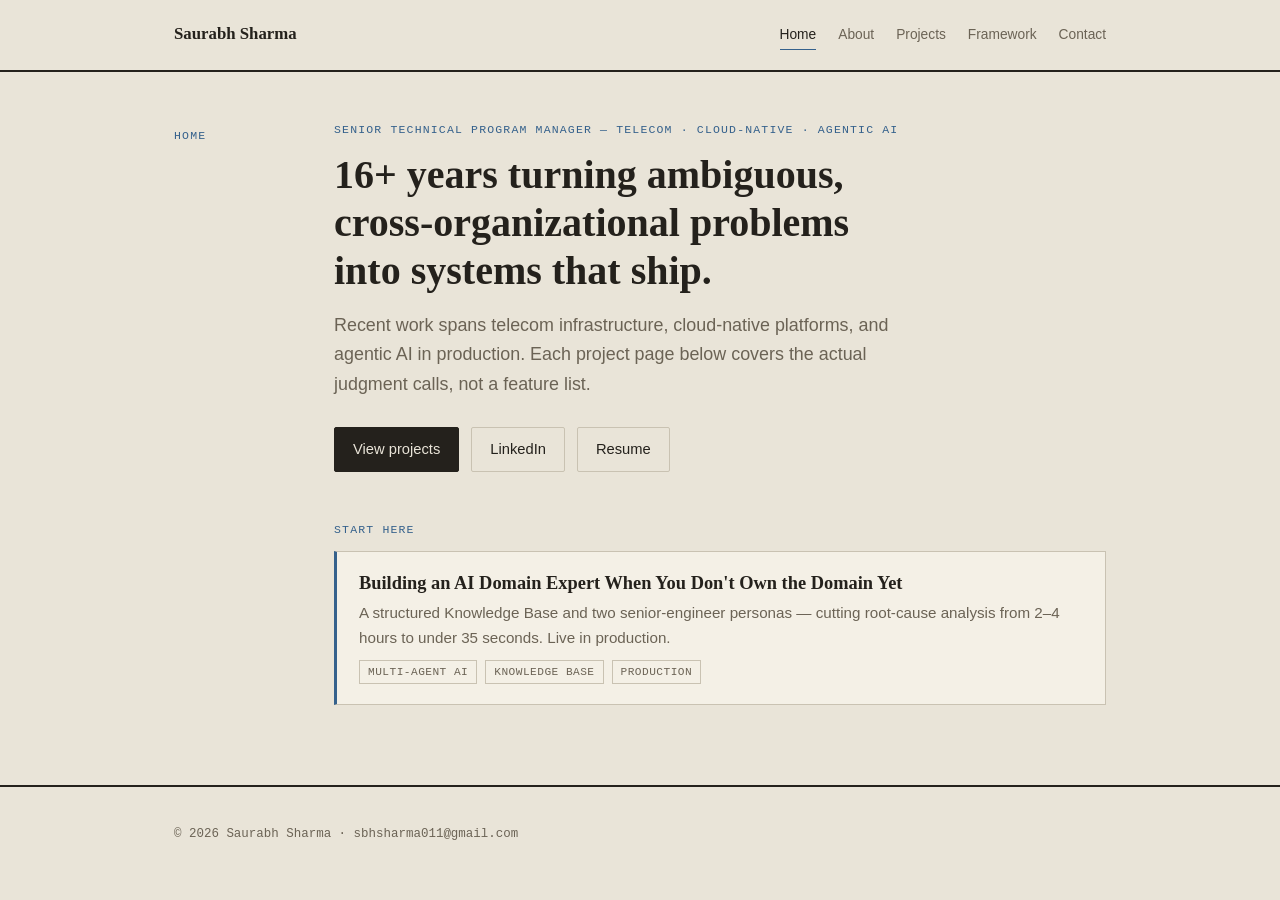
<file: index.html>
<!doctype html>
<html lang="en">
<head>
<meta charset="utf-8">
<meta name="viewport" content="width=device-width, initial-scale=1">
<title>Saurabh Sharma — Senior TPM</title>
<meta name="description" content="Senior Technical Program Manager — 16+ years across telecom, cloud-native infrastructure, and agentic AI systems.">
<link rel="stylesheet" href="assets/css/style.css">
</head>
<body>

<header class="site-header">
  <div class="container header-inner">
    <a href="index.html" class="logo">Saurabh Sharma</a>
    <nav class="site-nav">
      <a href="index.html" class="active">Home</a>
      <a href="about.html">About</a>
      <a href="projects/index.html">Projects</a>
      <a href="framework.html">Framework</a>
      <a href="contact.html">Contact</a>
    </nav>
  </div>
</header>

<main>
  <div class="page-grid">
    <aside class="rail"><span class="rail-label">Home</span></aside>
    <div class="content">

      <section class="hero">
        <p class="eyebrow">Senior Technical Program Manager — Telecom · Cloud-Native · Agentic AI</p>
        <h1>16+ years turning ambiguous, cross-organizational problems into systems that ship.</h1>
        <p class="lede">
          Recent work spans telecom infrastructure, cloud-native platforms, and agentic AI in
          production. Each project page below covers the actual judgment calls, not a feature
          list.
        </p>
        <div class="cta-row">
          <a href="projects/index.html" class="btn btn-primary">View projects</a>
          <a href="https://www.linkedin.com/in/saurabh-sharma-530661b8/" class="btn btn-secondary" target="_blank" rel="noopener">LinkedIn</a>
          <!-- TODO: replace # with a link to your resume PDF, e.g. assets/resume.pdf -->
          <a href="#" class="btn btn-secondary">Resume</a>
        </div>
      </section>

      <section>
        <p class="eyebrow">Start here</p>
        <div class="card-grid">
          <a class="card" href="projects/defect-triaging.html">
            <h3>Building an AI Domain Expert When You Don't Own the Domain Yet</h3>
            <p>A structured Knowledge Base and two senior-engineer personas — cutting root-cause analysis from 2–4 hours to under 35 seconds. Live in production.</p>
            <div class="tags">
              <span class="tag">Multi-agent AI</span>
              <span class="tag">Knowledge Base</span>
              <span class="tag">Production</span>
            </div>
          </a>
        </div>
      </section>

    </div>
  </div>
</main>

<footer class="site-footer">
  <div class="container">
    <p>&copy; 2026 Saurabh Sharma · <a href="mailto:sbhsharma011@gmail.com">sbhsharma011@gmail.com</a></p>
  </div>
</footer>

</body>
</html>
</file>
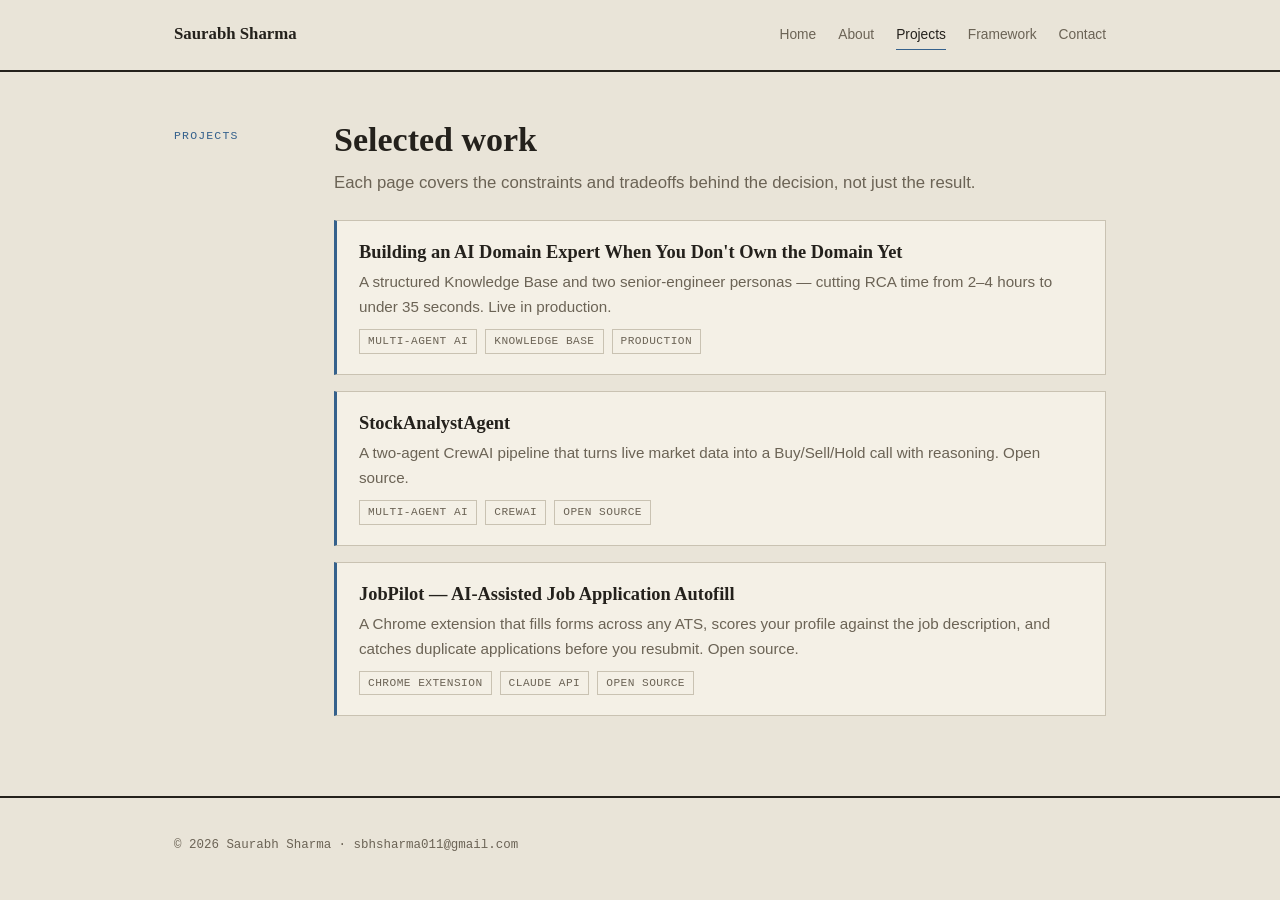
<file: projects/index.html>
<!doctype html>
<html lang="en">
<head>
<meta charset="utf-8">
<meta name="viewport" content="width=device-width, initial-scale=1">
<title>Projects — Saurabh Sharma</title>
<meta name="description" content="Systems shipped by Saurabh Sharma, Senior Technical Program Manager.">
<link rel="stylesheet" href="../assets/css/style.css">
</head>
<body>

<header class="site-header">
  <div class="container header-inner">
    <a href="../index.html" class="logo">Saurabh Sharma</a>
    <nav class="site-nav">
      <a href="../index.html">Home</a>
      <a href="../about.html">About</a>
      <a href="index.html" class="active">Projects</a>
      <a href="../framework.html">Framework</a>
      <a href="../contact.html">Contact</a>
    </nav>
  </div>
</header>

<main>
  <div class="page-grid">
    <aside class="rail"><span class="rail-label">Projects</span></aside>
    <div class="content">
    <h1>Selected work</h1>
    <p class="subhead">Each page covers the constraints and tradeoffs behind the decision, not just the result.</p>

    <div class="card-grid">
      <a class="card" href="defect-triaging.html">
        <h3>Building an AI Domain Expert When You Don't Own the Domain Yet</h3>
        <p>A structured Knowledge Base and two senior-engineer personas — cutting RCA time from 2–4 hours to under 35 seconds. Live in production.</p>
        <div class="tags">
          <span class="tag">Multi-agent AI</span>
          <span class="tag">Knowledge Base</span>
          <span class="tag">Production</span>
        </div>
      </a>
      <a class="card" href="stock-analyst.html">
        <h3>StockAnalystAgent</h3>
        <p>A two-agent CrewAI pipeline that turns live market data into a Buy/Sell/Hold call with reasoning. Open source.</p>
        <div class="tags">
          <span class="tag">Multi-agent AI</span>
          <span class="tag">CrewAI</span>
          <span class="tag">Open Source</span>
        </div>
      </a>
      <a class="card" href="jobpilot.html">
        <h3>JobPilot — AI-Assisted Job Application Autofill</h3>
        <p>A Chrome extension that fills forms across any ATS, scores your profile against the job description, and catches duplicate applications before you resubmit. Open source.</p>
        <div class="tags">
          <span class="tag">Chrome Extension</span>
          <span class="tag">Claude API</span>
          <span class="tag">Open Source</span>
        </div>
      </a>
    </div>
    </div>
  </div>
</main>

<footer class="site-footer">
  <div class="container">
    <p>&copy; 2026 Saurabh Sharma · <a href="mailto:sbhsharma011@gmail.com">sbhsharma011@gmail.com</a></p>
  </div>
</footer>

</body>
</html>
</file>
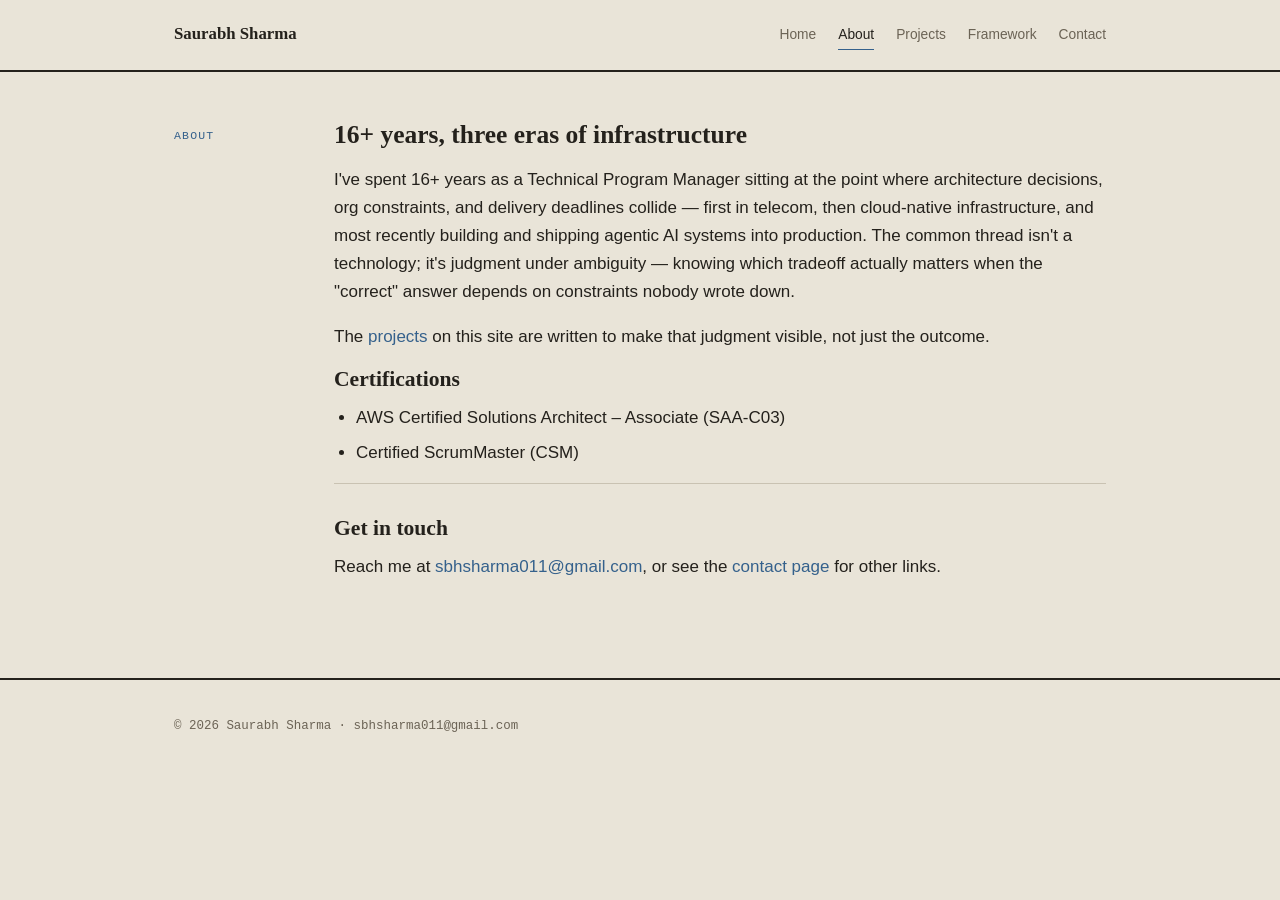
<file: about.html>
<!doctype html>
<html lang="en">
<head>
<meta charset="utf-8">
<meta name="viewport" content="width=device-width, initial-scale=1">
<title>About — Saurabh Sharma</title>
<meta name="description" content="16+ years as a Technical Program Manager across telecom, cloud-native infrastructure, and agentic AI.">
<link rel="stylesheet" href="assets/css/style.css">
</head>
<body>

<header class="site-header">
  <div class="container header-inner">
    <a href="index.html" class="logo">Saurabh Sharma</a>
    <nav class="site-nav">
      <a href="index.html">Home</a>
      <a href="about.html" class="active">About</a>
      <a href="projects/index.html">Projects</a>
      <a href="framework.html">Framework</a>
      <a href="contact.html">Contact</a>
    </nav>
  </div>
</header>

<main>
  <div class="page-grid">
    <aside class="rail"><span class="rail-label">About</span></aside>
    <div class="content">
    <article>
      <h1>16+ years, three eras of infrastructure</h1>

      <!--
        TODO: This framing paragraph is a placeholder built from your resume brief
        (telecom → cloud-native → agentic AI). Replace with your real career arc,
        company names / roles you're comfortable listing, and what ties them together.
      -->
      <p>
        I've spent 16+ years as a Technical Program Manager sitting at the point where
        architecture decisions, org constraints, and delivery deadlines collide — first in
        telecom, then cloud-native infrastructure, and most recently building and shipping
        agentic AI systems into production. The common thread isn't a technology; it's
        judgment under ambiguity — knowing which tradeoff actually matters when the "correct"
        answer depends on constraints nobody wrote down.
      </p>
      <p>
        The <a href="projects/index.html">projects</a> on this site are written to make that
        judgment visible, not just the outcome.
      </p>

      <h2>Certifications</h2>
      <!-- TODO: add earn dates / credential IDs if you want them referenced -->
      <ul>
        <li>AWS Certified Solutions Architect – Associate (SAA-C03)</li>
        <li>Certified ScrumMaster (CSM)</li>
      </ul>

      <h2>Get in touch</h2>
      <p>
        Reach me at <a href="mailto:sbhsharma011@gmail.com">sbhsharma011@gmail.com</a>,
        or see the <a href="contact.html">contact page</a> for other links.
      </p>
    </article>
    </div>
  </div>
</main>

<footer class="site-footer">
  <div class="container">
    <p>&copy; 2026 Saurabh Sharma · <a href="mailto:sbhsharma011@gmail.com">sbhsharma011@gmail.com</a></p>
  </div>
</footer>

</body>
</html>
</file>
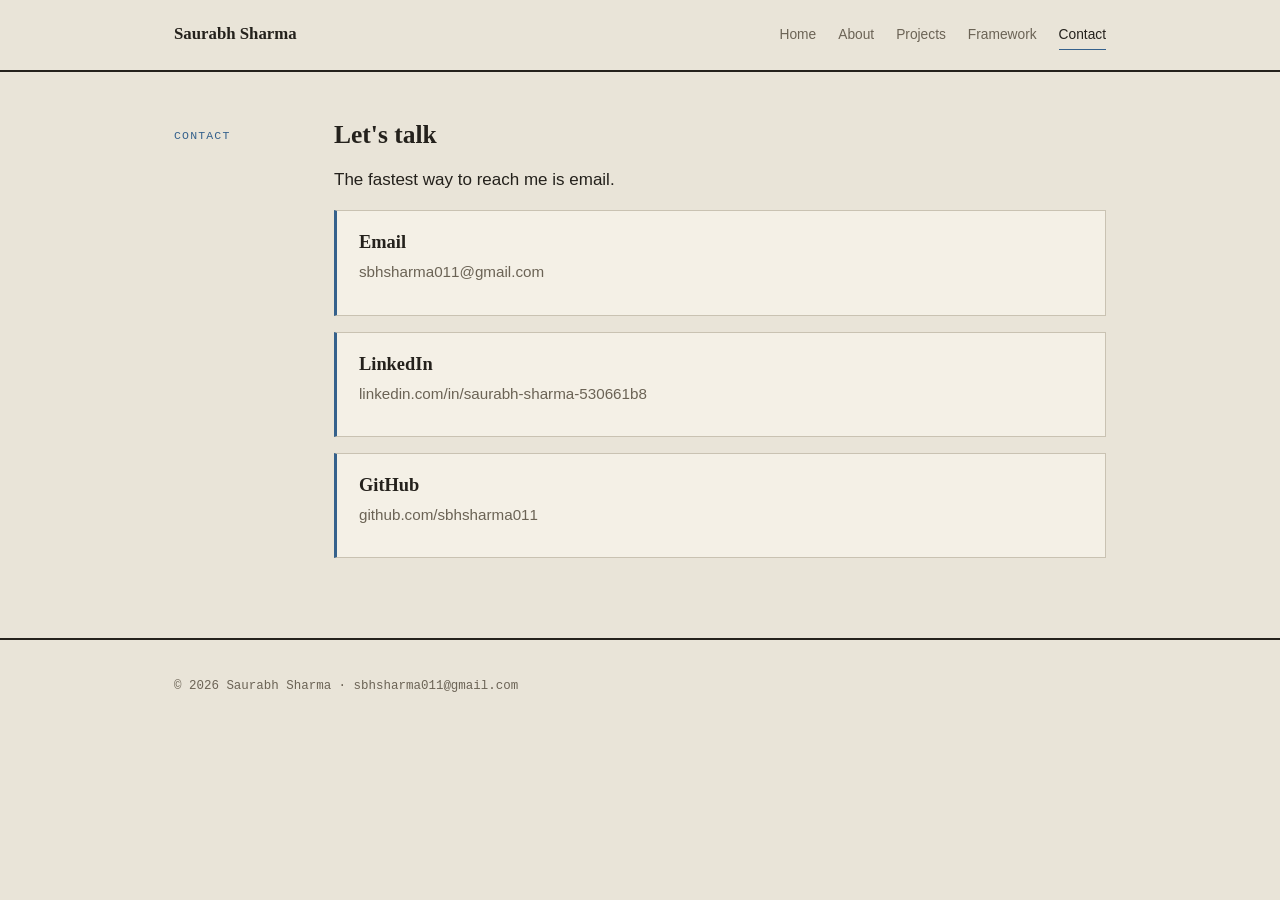
<file: contact.html>
<!doctype html>
<html lang="en">
<head>
<meta charset="utf-8">
<meta name="viewport" content="width=device-width, initial-scale=1">
<title>Contact — Saurabh Sharma</title>
<meta name="description" content="Get in touch with Saurabh Sharma, Senior Technical Program Manager.">
<link rel="stylesheet" href="assets/css/style.css">
</head>
<body>

<header class="site-header">
  <div class="container header-inner">
    <a href="index.html" class="logo">Saurabh Sharma</a>
    <nav class="site-nav">
      <a href="index.html">Home</a>
      <a href="about.html">About</a>
      <a href="projects/index.html">Projects</a>
      <a href="framework.html">Framework</a>
      <a href="contact.html" class="active">Contact</a>
    </nav>
  </div>
</header>

<main>
  <div class="page-grid">
    <aside class="rail"><span class="rail-label">Contact</span></aside>
    <div class="content">
    <article>
      <h1>Let's talk</h1>
      <p>The fastest way to reach me is email.</p>

      <div class="card-grid">
        <a class="card" href="mailto:sbhsharma011@gmail.com">
          <h3>Email</h3>
          <p>sbhsharma011@gmail.com</p>
        </a>
        <a class="card" href="https://www.linkedin.com/in/saurabh-sharma-530661b8/" target="_blank" rel="noopener">
          <h3>LinkedIn</h3>
          <p>linkedin.com/in/saurabh-sharma-530661b8</p>
        </a>
        <a class="card" href="https://github.com/sbhsharma011" target="_blank" rel="noopener">
          <h3>GitHub</h3>
          <p>github.com/sbhsharma011</p>
        </a>
      </div>
    </article>
    </div>
  </div>
</main>

<footer class="site-footer">
  <div class="container">
    <p>&copy; 2026 Saurabh Sharma · <a href="mailto:sbhsharma011@gmail.com">sbhsharma011@gmail.com</a></p>
  </div>
</footer>

</body>
</html>
</file>
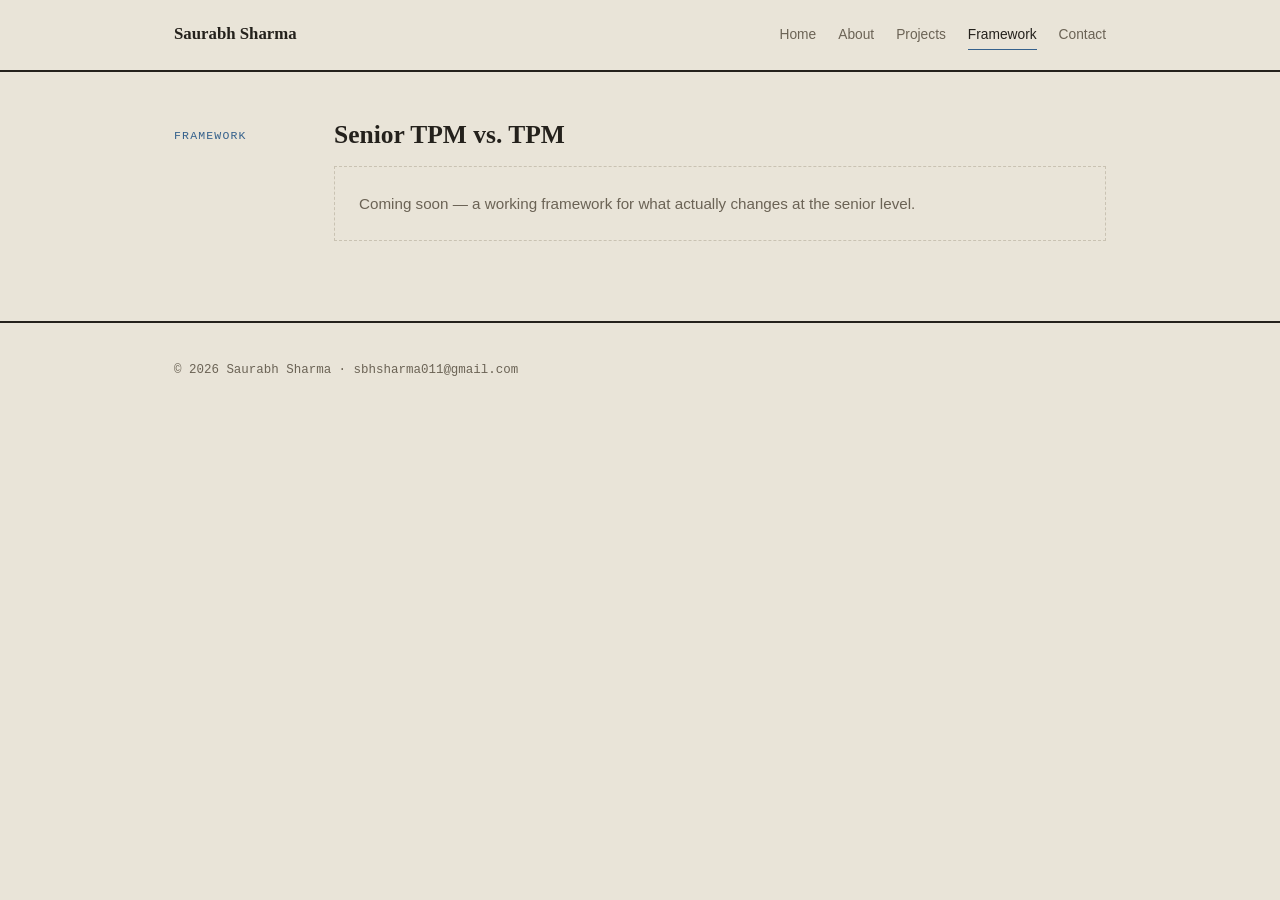
<file: framework.html>
<!doctype html>
<html lang="en">
<head>
<meta charset="utf-8">
<meta name="viewport" content="width=device-width, initial-scale=1">
<title>Framework — Saurabh Sharma</title>
<meta name="description" content="Senior TPM vs TPM: a working framework.">
<link rel="stylesheet" href="assets/css/style.css">
</head>
<body>

<header class="site-header">
  <div class="container header-inner">
    <a href="index.html" class="logo">Saurabh Sharma</a>
    <nav class="site-nav">
      <a href="index.html">Home</a>
      <a href="about.html">About</a>
      <a href="projects/index.html">Projects</a>
      <a href="framework.html" class="active">Framework</a>
      <a href="contact.html">Contact</a>
    </nav>
  </div>
</header>

<main>
  <div class="page-grid">
    <aside class="rail"><span class="rail-label">Framework</span></aside>
    <div class="content">
    <article>
      <h1>Senior TPM vs. TPM</h1>
      <div class="placeholder-notice">
        Coming soon — a working framework for what actually changes at the senior level.
      </div>
    </article>
    </div>
  </div>
</main>

<footer class="site-footer">
  <div class="container">
    <p>&copy; 2026 Saurabh Sharma · <a href="mailto:sbhsharma011@gmail.com">sbhsharma011@gmail.com</a></p>
  </div>
</footer>

</body>
</html>
</file>
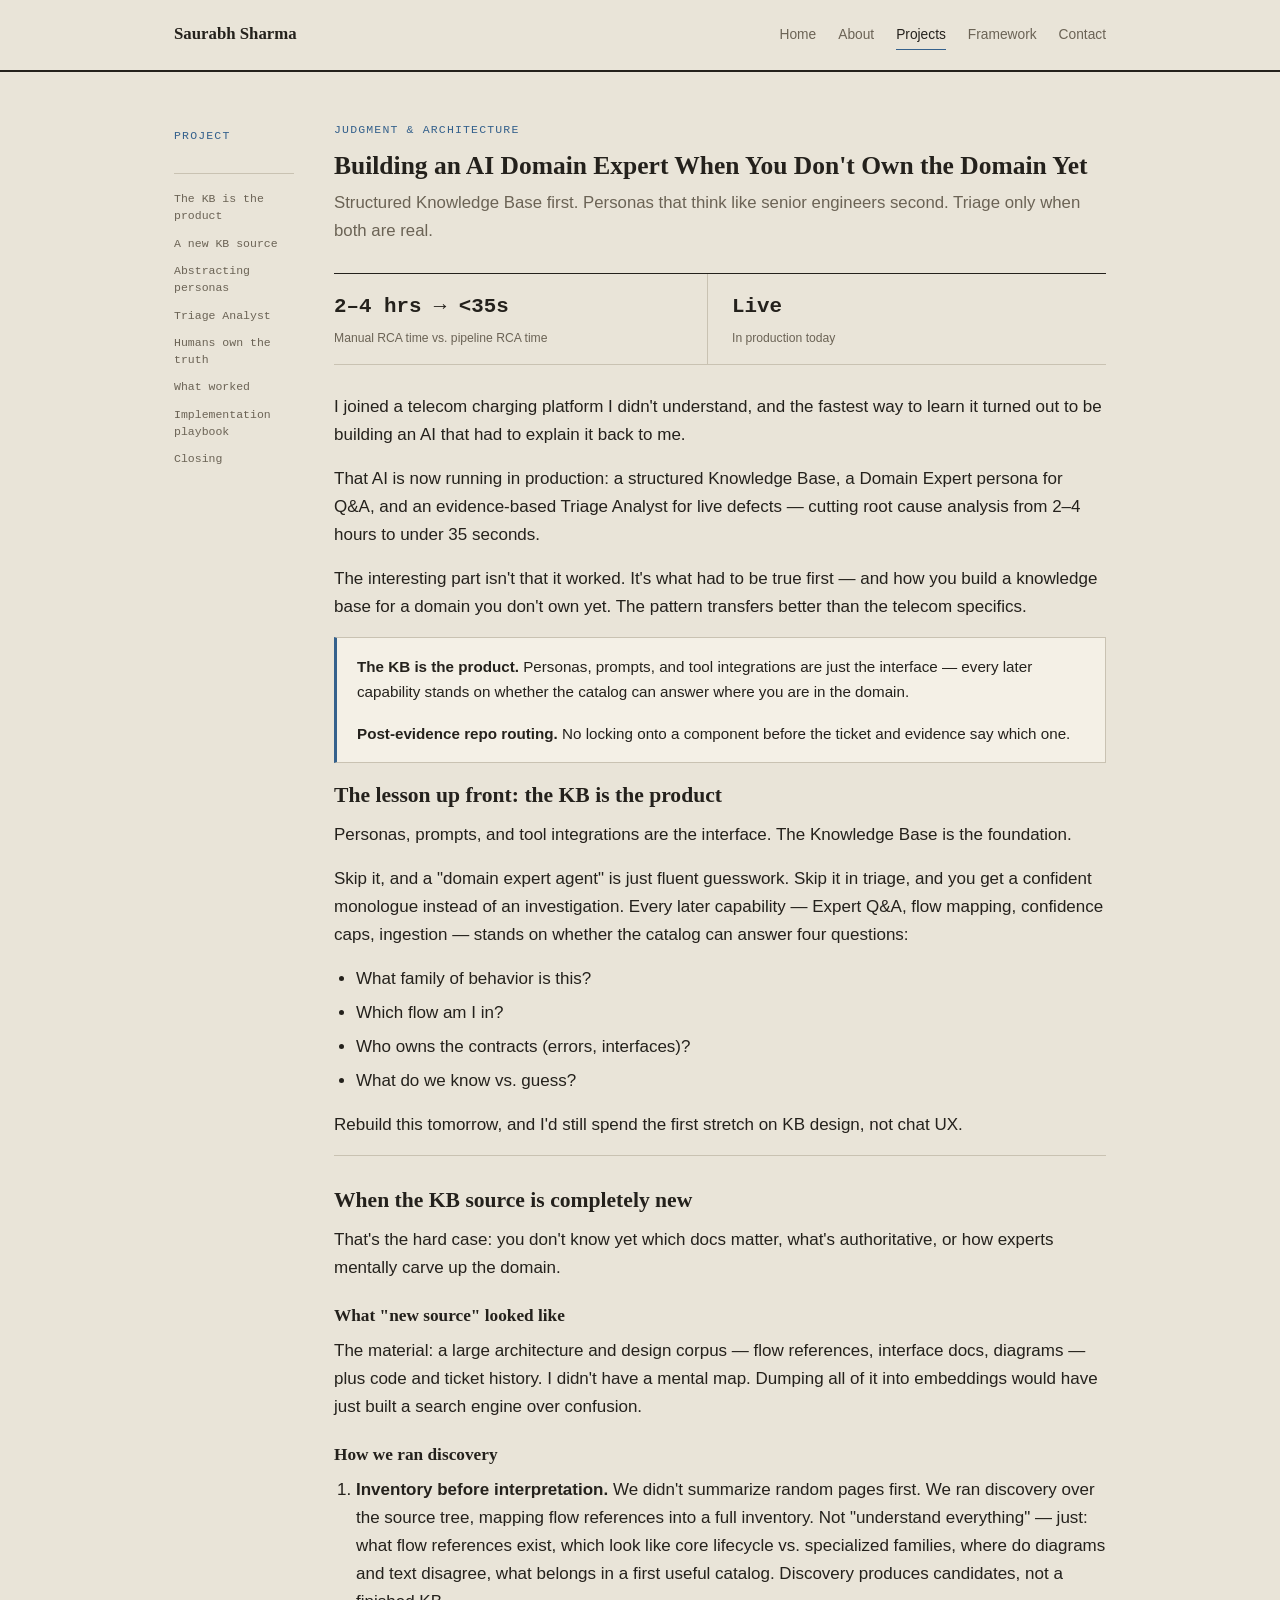
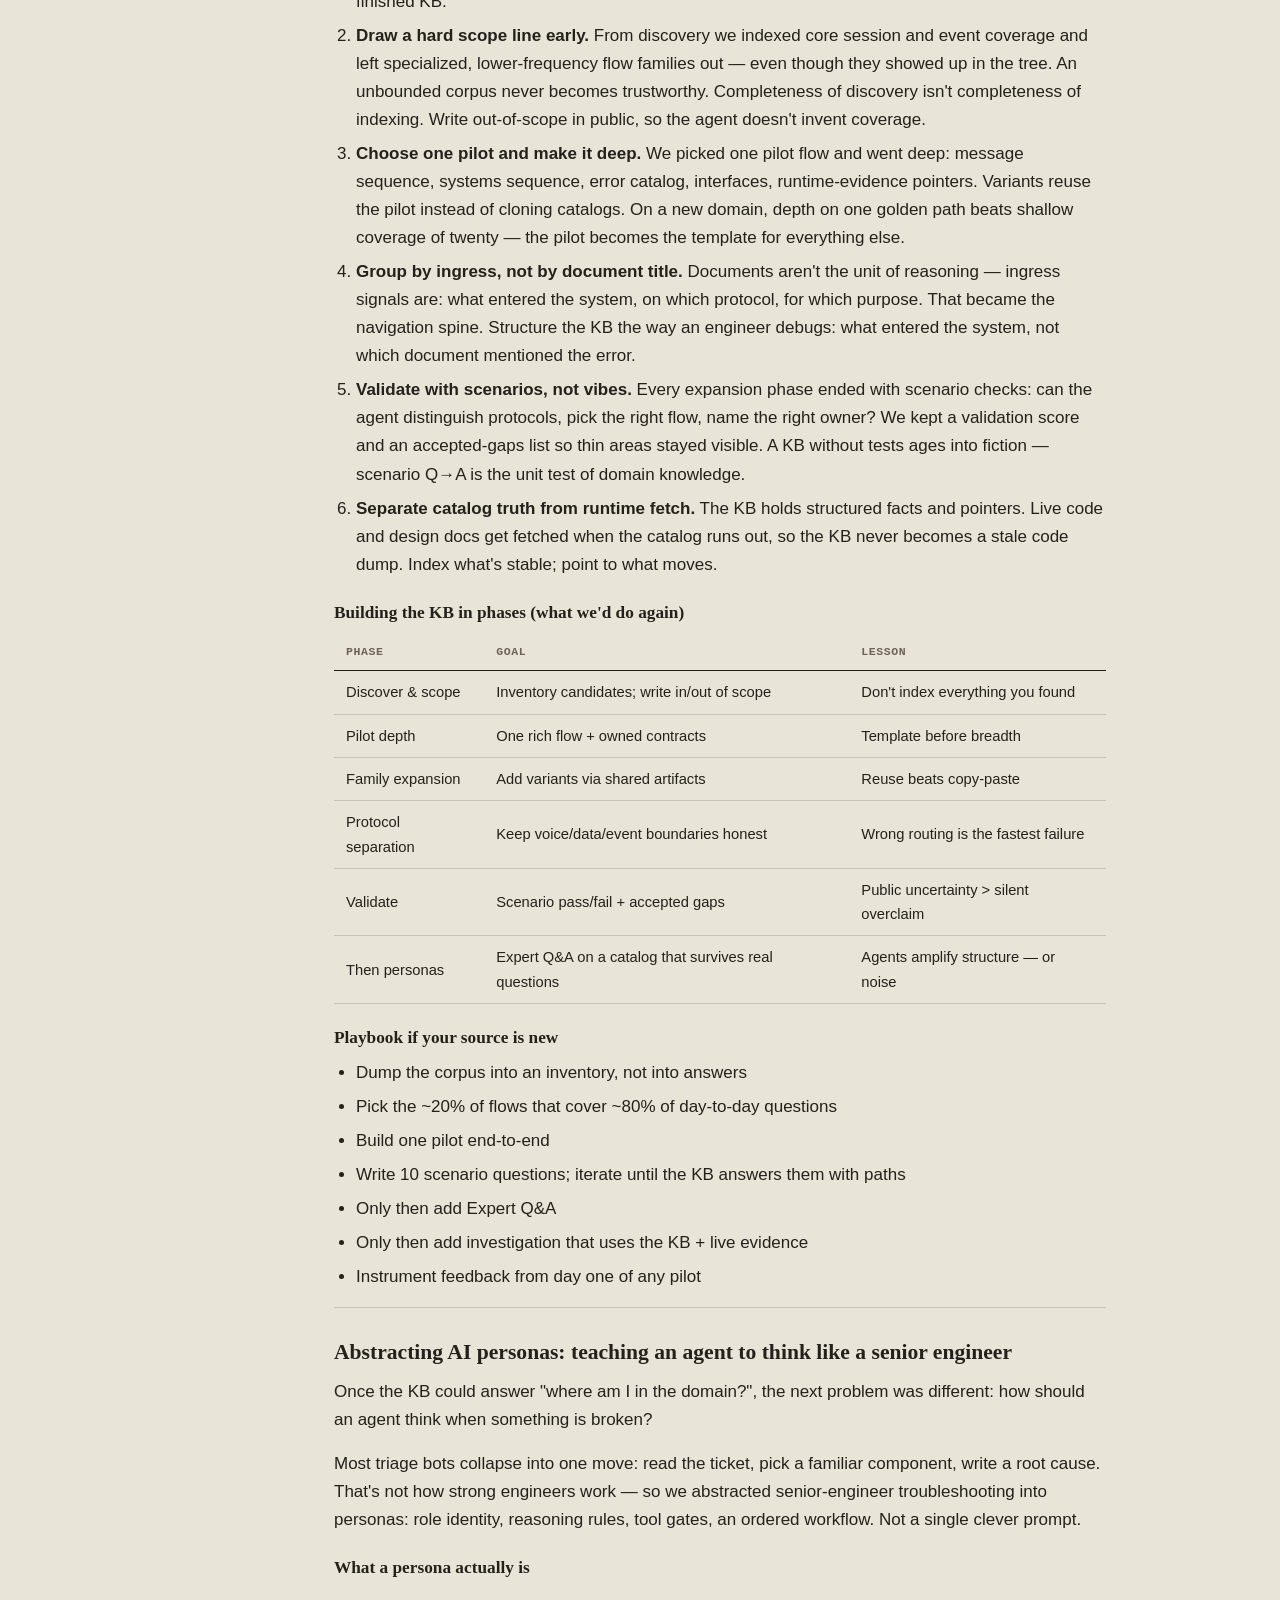
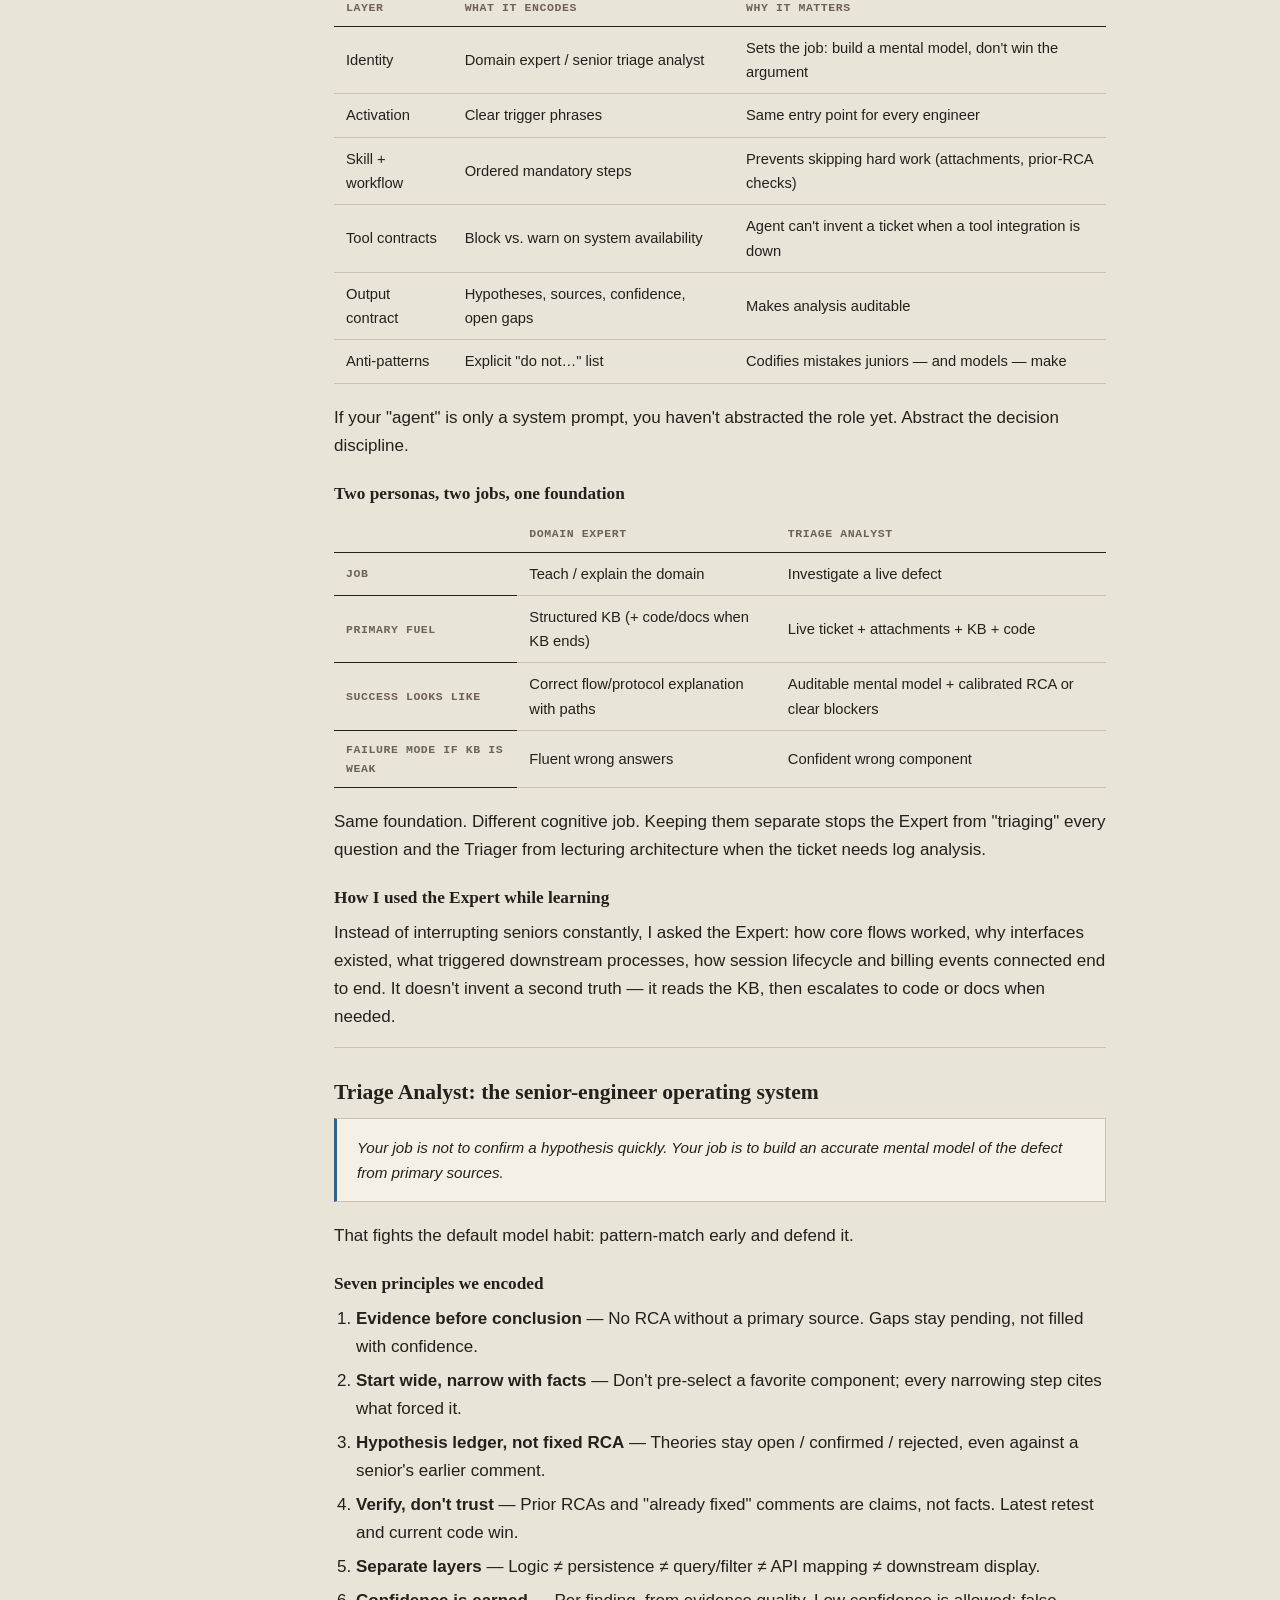
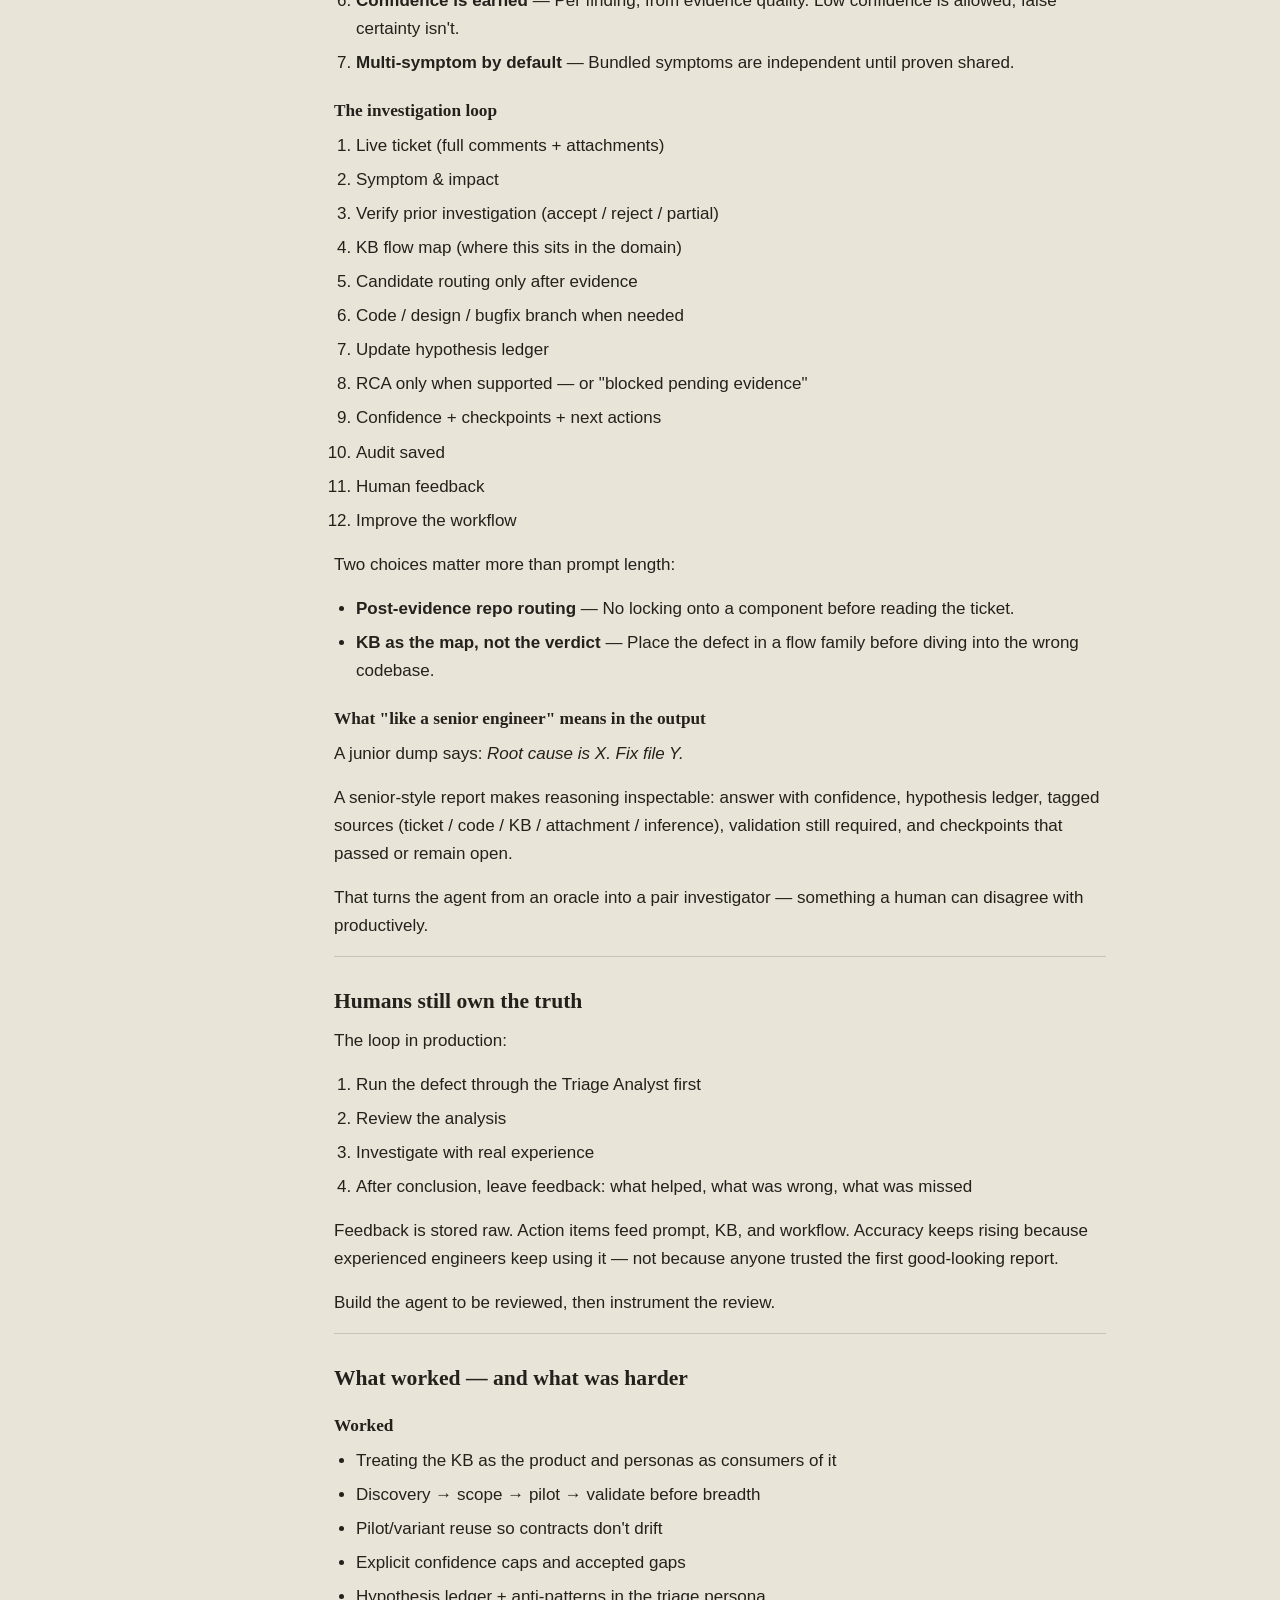
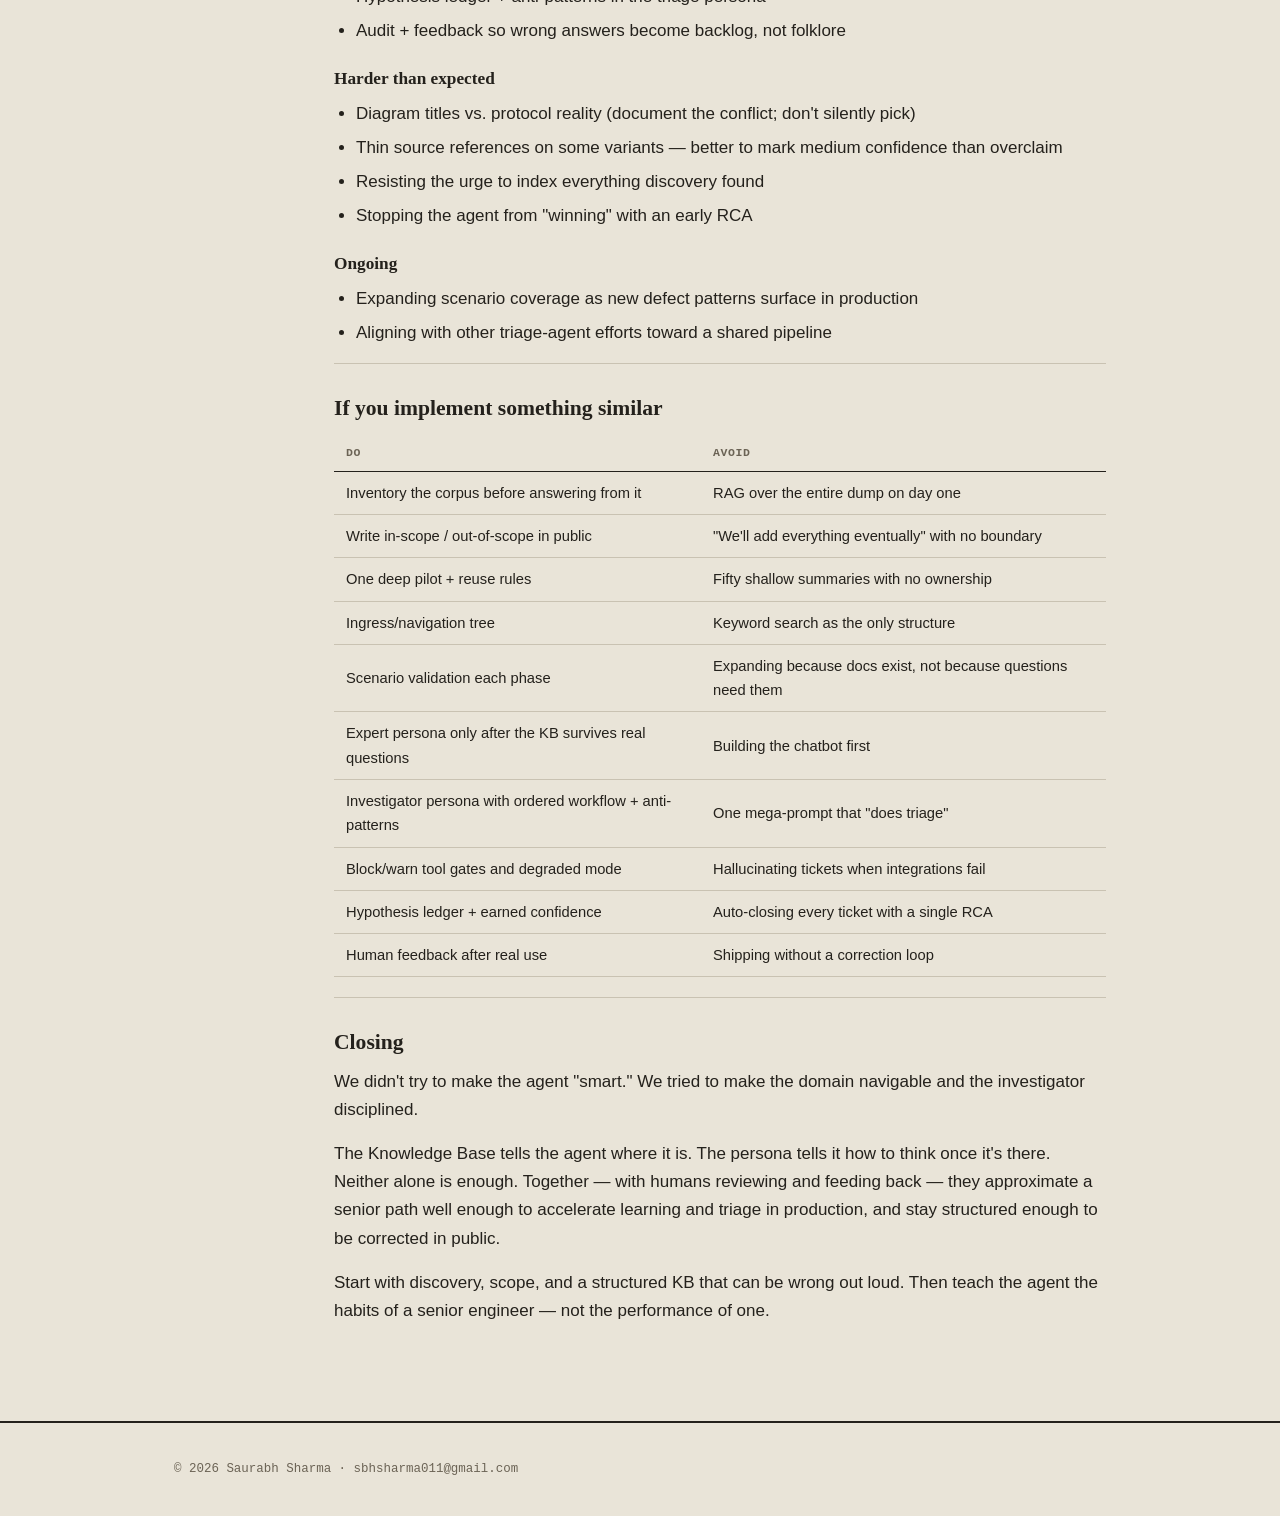
<file: projects/defect-triaging.html>
<!doctype html>
<html lang="en">
<head>
<meta charset="utf-8">
<meta name="viewport" content="width=device-width, initial-scale=1">
<title>Building an AI Domain Expert When You Don't Own the Domain Yet — Saurabh Sharma</title>
<meta name="description" content="Structured Knowledge Base first. Personas that think like senior engineers second. Triage only when both are real — live in production, cutting RCA time from 2-4 hours to under 35 seconds.">
<link rel="stylesheet" href="../assets/css/style.css">
</head>
<body>

<header class="site-header">
  <div class="container header-inner">
    <a href="../index.html" class="logo">Saurabh Sharma</a>
    <nav class="site-nav">
      <a href="../index.html">Home</a>
      <a href="../about.html">About</a>
      <a href="index.html" class="active">Projects</a>
      <a href="../framework.html">Framework</a>
      <a href="../contact.html">Contact</a>
    </nav>
  </div>
</header>

<main>
  <div class="page-grid">
    <aside class="rail">
      <span class="rail-label">Project</span>
      <nav class="toc" aria-label="Sections">
        <a href="#lesson">The KB is the product</a>
        <a href="#new-source">A new KB source</a>
        <a href="#personas">Abstracting personas</a>
        <a href="#triage-analyst">Triage Analyst</a>
        <a href="#humans">Humans own the truth</a>
        <a href="#worked-harder">What worked</a>
        <a href="#playbook">Implementation playbook</a>
        <a href="#closing">Closing</a>
      </nav>
    </aside>
    <div class="content">
    <article>
      <p class="eyebrow">Judgment &amp; Architecture</p>
      <h1>Building an AI Domain Expert When You Don't Own the Domain Yet</h1>
      <p class="subhead">Structured Knowledge Base first. Personas that think like senior engineers second. Triage only when both are real.</p>

      <div class="metrics">
        <div class="metric">
          <div class="value">2–4 hrs → &lt;35s</div>
          <div class="label">Manual RCA time vs. pipeline RCA time</div>
        </div>
        <div class="metric">
          <div class="value">Live</div>
          <div class="label">In production today</div>
        </div>
      </div>

      <p>
        I joined a telecom charging platform I didn't understand, and the fastest way to
        learn it turned out to be building an AI that had to explain it back to me.
      </p>
      <p>
        That AI is now running in production: a structured Knowledge Base, a Domain Expert
        persona for Q&amp;A, and an evidence-based Triage Analyst for live defects — cutting
        root cause analysis from 2–4 hours to under 35 seconds.
      </p>
      <p>
        The interesting part isn't that it worked. It's what had to be true first — and how
        you build a knowledge base for a domain you don't own yet. The pattern transfers
        better than the telecom specifics.
      </p>

      <div class="callout">
        <p><strong>The KB is the product.</strong> Personas, prompts, and tool integrations are just the interface — every later capability stands on whether the catalog can answer where you are in the domain.</p>
        <p style="margin-bottom:0"><strong>Post-evidence repo routing.</strong> No locking onto a component before the ticket and evidence say which one.</p>
      </div>

      <h2 id="lesson">The lesson up front: the KB is the product</h2>
      <p>
        Personas, prompts, and tool integrations are the interface. The Knowledge Base is
        the foundation.
      </p>
      <p>
        Skip it, and a "domain expert agent" is just fluent guesswork. Skip it in triage,
        and you get a confident monologue instead of an investigation. Every later
        capability — Expert Q&amp;A, flow mapping, confidence caps, ingestion — stands on
        whether the catalog can answer four questions:
      </p>
      <ul>
        <li>What family of behavior is this?</li>
        <li>Which flow am I in?</li>
        <li>Who owns the contracts (errors, interfaces)?</li>
        <li>What do we know vs. guess?</li>
      </ul>
      <p>Rebuild this tomorrow, and I'd still spend the first stretch on KB design, not chat UX.</p>

      <h2 id="new-source">When the KB source is completely new</h2>
      <p>
        That's the hard case: you don't know yet which docs matter, what's authoritative,
        or how experts mentally carve up the domain.
      </p>

      <h3>What "new source" looked like</h3>
      <p>
        The material: a large architecture and design corpus — flow references, interface
        docs, diagrams — plus code and ticket history. I didn't have a mental map. Dumping
        all of it into embeddings would have just built a search engine over confusion.
      </p>

      <h3>How we ran discovery</h3>
      <ol>
        <li><strong>Inventory before interpretation.</strong> We didn't summarize random pages first. We ran discovery over the source tree, mapping flow references into a full inventory. Not "understand everything" — just: what flow references exist, which look like core lifecycle vs. specialized families, where do diagrams and text disagree, what belongs in a first useful catalog. Discovery produces candidates, not a finished KB.</li>
        <li><strong>Draw a hard scope line early.</strong> From discovery we indexed core session and event coverage and left specialized, lower-frequency flow families out — even though they showed up in the tree. An unbounded corpus never becomes trustworthy. Completeness of discovery isn't completeness of indexing. Write out-of-scope in public, so the agent doesn't invent coverage.</li>
        <li><strong>Choose one pilot and make it deep.</strong> We picked one pilot flow and went deep: message sequence, systems sequence, error catalog, interfaces, runtime-evidence pointers. Variants reuse the pilot instead of cloning catalogs. On a new domain, depth on one golden path beats shallow coverage of twenty — the pilot becomes the template for everything else.</li>
        <li><strong>Group by ingress, not by document title.</strong> Documents aren't the unit of reasoning — ingress signals are: what entered the system, on which protocol, for which purpose. That became the navigation spine. Structure the KB the way an engineer debugs: what entered the system, not which document mentioned the error.</li>
        <li><strong>Validate with scenarios, not vibes.</strong> Every expansion phase ended with scenario checks: can the agent distinguish protocols, pick the right flow, name the right owner? We kept a validation score and an accepted-gaps list so thin areas stayed visible. A KB without tests ages into fiction — scenario Q→A is the unit test of domain knowledge.</li>
        <li><strong>Separate catalog truth from runtime fetch.</strong> The KB holds structured facts and pointers. Live code and design docs get fetched when the catalog runs out, so the KB never becomes a stale code dump. Index what's stable; point to what moves.</li>
      </ol>

      <h3>Building the KB in phases (what we'd do again)</h3>
      <table>
        <thead>
          <tr><th>Phase</th><th>Goal</th><th>Lesson</th></tr>
        </thead>
        <tbody>
          <tr><td>Discover &amp; scope</td><td>Inventory candidates; write in/out of scope</td><td>Don't index everything you found</td></tr>
          <tr><td>Pilot depth</td><td>One rich flow + owned contracts</td><td>Template before breadth</td></tr>
          <tr><td>Family expansion</td><td>Add variants via shared artifacts</td><td>Reuse beats copy-paste</td></tr>
          <tr><td>Protocol separation</td><td>Keep voice/data/event boundaries honest</td><td>Wrong routing is the fastest failure</td></tr>
          <tr><td>Validate</td><td>Scenario pass/fail + accepted gaps</td><td>Public uncertainty &gt; silent overclaim</td></tr>
          <tr><td>Then personas</td><td>Expert Q&amp;A on a catalog that survives real questions</td><td>Agents amplify structure — or noise</td></tr>
        </tbody>
      </table>

      <h3>Playbook if your source is new</h3>
      <ul>
        <li>Dump the corpus into an inventory, not into answers</li>
        <li>Pick the ~20% of flows that cover ~80% of day-to-day questions</li>
        <li>Build one pilot end-to-end</li>
        <li>Write 10 scenario questions; iterate until the KB answers them with paths</li>
        <li>Only then add Expert Q&amp;A</li>
        <li>Only then add investigation that uses the KB + live evidence</li>
        <li>Instrument feedback from day one of any pilot</li>
      </ul>

      <h2 id="personas">Abstracting AI personas: teaching an agent to think like a senior engineer</h2>
      <p>
        Once the KB could answer "where am I in the domain?", the next problem was
        different: how should an agent think when something is broken?
      </p>
      <p>
        Most triage bots collapse into one move: read the ticket, pick a familiar component,
        write a root cause. That's not how strong engineers work — so we abstracted
        senior-engineer troubleshooting into personas: role identity, reasoning rules, tool
        gates, an ordered workflow. Not a single clever prompt.
      </p>

      <h3>What a persona actually is</h3>
      <table>
        <thead>
          <tr><th>Layer</th><th>What it encodes</th><th>Why it matters</th></tr>
        </thead>
        <tbody>
          <tr><td>Identity</td><td>Domain expert / senior triage analyst</td><td>Sets the job: build a mental model, don't win the argument</td></tr>
          <tr><td>Activation</td><td>Clear trigger phrases</td><td>Same entry point for every engineer</td></tr>
          <tr><td>Skill + workflow</td><td>Ordered mandatory steps</td><td>Prevents skipping hard work (attachments, prior-RCA checks)</td></tr>
          <tr><td>Tool contracts</td><td>Block vs. warn on system availability</td><td>Agent can't invent a ticket when a tool integration is down</td></tr>
          <tr><td>Output contract</td><td>Hypotheses, sources, confidence, open gaps</td><td>Makes analysis auditable</td></tr>
          <tr><td>Anti-patterns</td><td>Explicit "do not…" list</td><td>Codifies mistakes juniors — and models — make</td></tr>
        </tbody>
      </table>
      <p>If your "agent" is only a system prompt, you haven't abstracted the role yet. Abstract the decision discipline.</p>

      <h3>Two personas, two jobs, one foundation</h3>
      <table>
        <thead>
          <tr><th></th><th>Domain Expert</th><th>Triage Analyst</th></tr>
        </thead>
        <tbody>
          <tr><th scope="row">Job</th><td>Teach / explain the domain</td><td>Investigate a live defect</td></tr>
          <tr><th scope="row">Primary fuel</th><td>Structured KB (+ code/docs when KB ends)</td><td>Live ticket + attachments + KB + code</td></tr>
          <tr><th scope="row">Success looks like</th><td>Correct flow/protocol explanation with paths</td><td>Auditable mental model + calibrated RCA or clear blockers</td></tr>
          <tr><th scope="row">Failure mode if KB is weak</th><td>Fluent wrong answers</td><td>Confident wrong component</td></tr>
        </tbody>
      </table>
      <p>
        Same foundation. Different cognitive job. Keeping them separate stops the Expert
        from "triaging" every question and the Triager from lecturing architecture when the
        ticket needs log analysis.
      </p>

      <h3>How I used the Expert while learning</h3>
      <p>
        Instead of interrupting seniors constantly, I asked the Expert: how core flows
        worked, why interfaces existed, what triggered downstream processes, how session
        lifecycle and billing events connected end to end. It doesn't invent a second
        truth — it reads the KB, then escalates to code or docs when needed.
      </p>

      <h2 id="triage-analyst">Triage Analyst: the senior-engineer operating system</h2>
      <div class="callout">
        <p style="margin-bottom:0"><em>Your job is not to confirm a hypothesis quickly. Your job is to build an accurate mental model of the defect from primary sources.</em></p>
      </div>
      <p>That fights the default model habit: pattern-match early and defend it.</p>

      <h3>Seven principles we encoded</h3>
      <ol>
        <li><strong>Evidence before conclusion</strong> — No RCA without a primary source. Gaps stay pending, not filled with confidence.</li>
        <li><strong>Start wide, narrow with facts</strong> — Don't pre-select a favorite component; every narrowing step cites what forced it.</li>
        <li><strong>Hypothesis ledger, not fixed RCA</strong> — Theories stay open / confirmed / rejected, even against a senior's earlier comment.</li>
        <li><strong>Verify, don't trust</strong> — Prior RCAs and "already fixed" comments are claims, not facts. Latest retest and current code win.</li>
        <li><strong>Separate layers</strong> — Logic ≠ persistence ≠ query/filter ≠ API mapping ≠ downstream display.</li>
        <li><strong>Confidence is earned</strong> — Per finding, from evidence quality. Low confidence is allowed; false certainty isn't.</li>
        <li><strong>Multi-symptom by default</strong> — Bundled symptoms are independent until proven shared.</li>
      </ol>

      <h3>The investigation loop</h3>
      <ol>
        <li>Live ticket (full comments + attachments)</li>
        <li>Symptom &amp; impact</li>
        <li>Verify prior investigation (accept / reject / partial)</li>
        <li>KB flow map (where this sits in the domain)</li>
        <li>Candidate routing only after evidence</li>
        <li>Code / design / bugfix branch when needed</li>
        <li>Update hypothesis ledger</li>
        <li>RCA only when supported — or "blocked pending evidence"</li>
        <li>Confidence + checkpoints + next actions</li>
        <li>Audit saved</li>
        <li>Human feedback</li>
        <li>Improve the workflow</li>
      </ol>
      <p>Two choices matter more than prompt length:</p>
      <ul>
        <li><strong>Post-evidence repo routing</strong> — No locking onto a component before reading the ticket.</li>
        <li><strong>KB as the map, not the verdict</strong> — Place the defect in a flow family before diving into the wrong codebase.</li>
      </ul>

      <h3>What "like a senior engineer" means in the output</h3>
      <p>A junior dump says: <em>Root cause is X. Fix file Y.</em></p>
      <p>
        A senior-style report makes reasoning inspectable: answer with confidence,
        hypothesis ledger, tagged sources (ticket / code / KB / attachment / inference),
        validation still required, and checkpoints that passed or remain open.
      </p>
      <p>That turns the agent from an oracle into a pair investigator — something a human can disagree with productively.</p>

      <h2 id="humans">Humans still own the truth</h2>
      <p>The loop in production:</p>
      <ol>
        <li>Run the defect through the Triage Analyst first</li>
        <li>Review the analysis</li>
        <li>Investigate with real experience</li>
        <li>After conclusion, leave feedback: what helped, what was wrong, what was missed</li>
      </ol>
      <p>
        Feedback is stored raw. Action items feed prompt, KB, and workflow. Accuracy keeps
        rising because experienced engineers keep using it — not because anyone trusted the
        first good-looking report.
      </p>
      <p>Build the agent to be reviewed, then instrument the review.</p>

      <h2 id="worked-harder">What worked — and what was harder</h2>
      <h3>Worked</h3>
      <ul>
        <li>Treating the KB as the product and personas as consumers of it</li>
        <li>Discovery → scope → pilot → validate before breadth</li>
        <li>Pilot/variant reuse so contracts don't drift</li>
        <li>Explicit confidence caps and accepted gaps</li>
        <li>Hypothesis ledger + anti-patterns in the triage persona</li>
        <li>Audit + feedback so wrong answers become backlog, not folklore</li>
      </ul>
      <h3>Harder than expected</h3>
      <ul>
        <li>Diagram titles vs. protocol reality (document the conflict; don't silently pick)</li>
        <li>Thin source references on some variants — better to mark medium confidence than overclaim</li>
        <li>Resisting the urge to index everything discovery found</li>
        <li>Stopping the agent from "winning" with an early RCA</li>
      </ul>
      <h3>Ongoing</h3>
      <ul>
        <li>Expanding scenario coverage as new defect patterns surface in production</li>
        <li>Aligning with other triage-agent efforts toward a shared pipeline</li>
      </ul>

      <h2 id="playbook">If you implement something similar</h2>
      <table>
        <thead>
          <tr><th>Do</th><th>Avoid</th></tr>
        </thead>
        <tbody>
          <tr><td>Inventory the corpus before answering from it</td><td>RAG over the entire dump on day one</td></tr>
          <tr><td>Write in-scope / out-of-scope in public</td><td>"We'll add everything eventually" with no boundary</td></tr>
          <tr><td>One deep pilot + reuse rules</td><td>Fifty shallow summaries with no ownership</td></tr>
          <tr><td>Ingress/navigation tree</td><td>Keyword search as the only structure</td></tr>
          <tr><td>Scenario validation each phase</td><td>Expanding because docs exist, not because questions need them</td></tr>
          <tr><td>Expert persona only after the KB survives real questions</td><td>Building the chatbot first</td></tr>
          <tr><td>Investigator persona with ordered workflow + anti-patterns</td><td>One mega-prompt that "does triage"</td></tr>
          <tr><td>Block/warn tool gates and degraded mode</td><td>Hallucinating tickets when integrations fail</td></tr>
          <tr><td>Hypothesis ledger + earned confidence</td><td>Auto-closing every ticket with a single RCA</td></tr>
          <tr><td>Human feedback after real use</td><td>Shipping without a correction loop</td></tr>
        </tbody>
      </table>

      <h2 id="closing">Closing</h2>
      <p>
        We didn't try to make the agent "smart." We tried to make the domain navigable and
        the investigator disciplined.
      </p>
      <p>
        The Knowledge Base tells the agent where it is. The persona tells it how to think
        once it's there. Neither alone is enough. Together — with humans reviewing and
        feeding back — they approximate a senior path well enough to accelerate learning and
        triage in production, and stay structured enough to be corrected in public.
      </p>
      <p>
        Start with discovery, scope, and a structured KB that can be wrong out loud. Then
        teach the agent the habits of a senior engineer — not the performance of one.
      </p>

    </article>
    </div>
  </div>
</main>

<footer class="site-footer">
  <div class="container">
    <p>&copy; 2026 Saurabh Sharma · <a href="mailto:sbhsharma011@gmail.com">sbhsharma011@gmail.com</a></p>
  </div>
</footer>

</body>
</html>
</file>
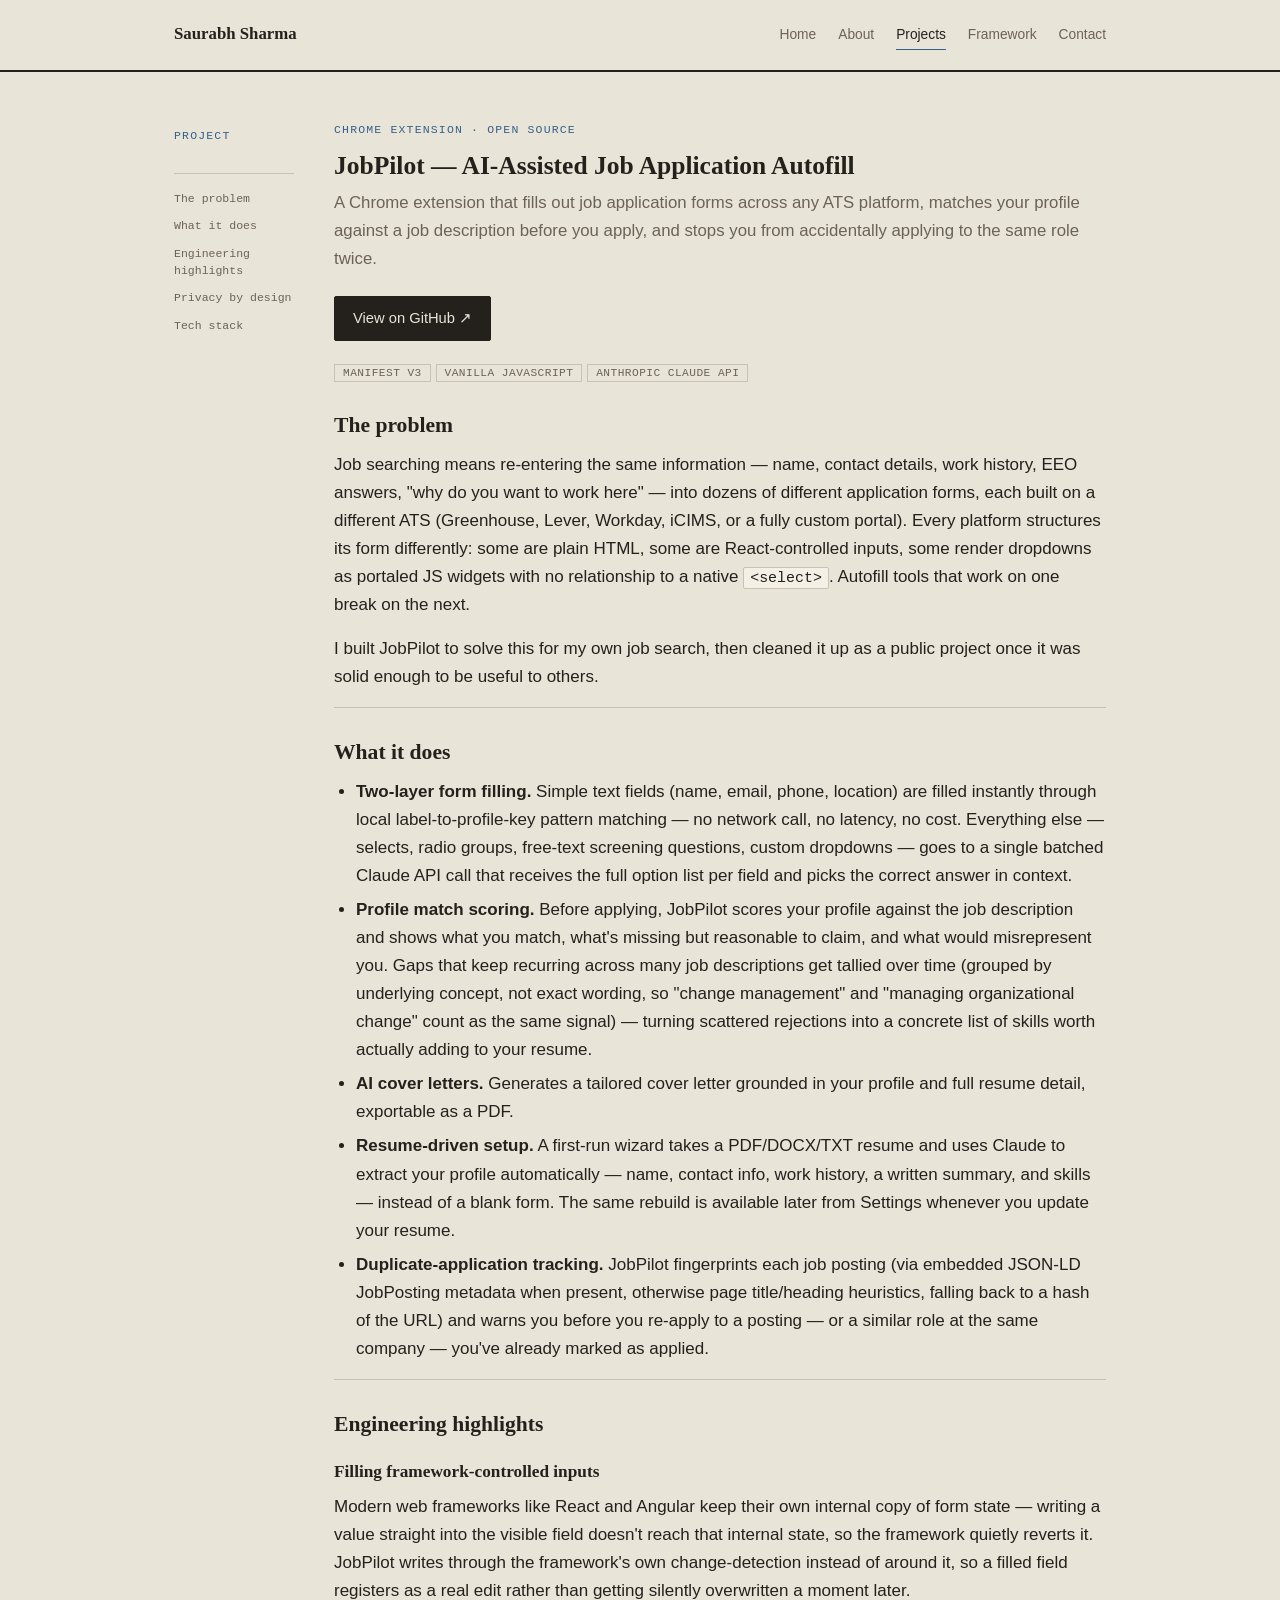
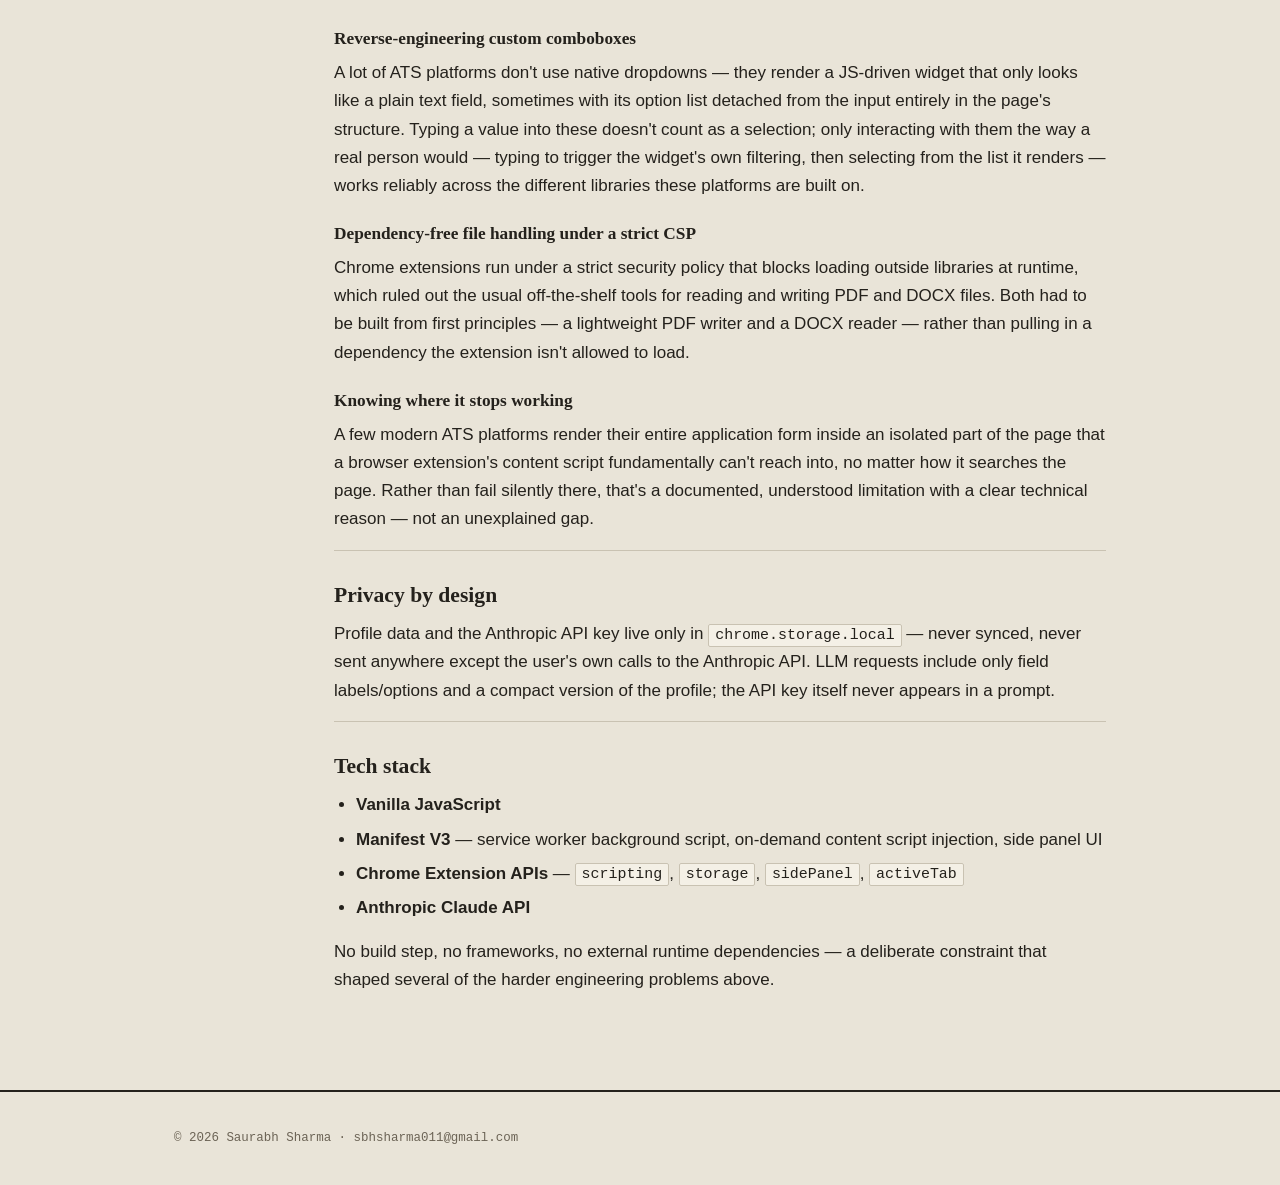
<file: projects/jobpilot.html>
<!doctype html>
<html lang="en">
<head>
<meta charset="utf-8">
<meta name="viewport" content="width=device-width, initial-scale=1">
<title>JobPilot — Saurabh Sharma</title>
<meta name="description" content="A Chrome extension that fills out job application forms across any ATS platform, scores your profile against a job description, and stops duplicate applications.">
<link rel="stylesheet" href="../assets/css/style.css">
</head>
<body>

<header class="site-header">
  <div class="container header-inner">
    <a href="../index.html" class="logo">Saurabh Sharma</a>
    <nav class="site-nav">
      <a href="../index.html">Home</a>
      <a href="../about.html">About</a>
      <a href="index.html" class="active">Projects</a>
      <a href="../framework.html">Framework</a>
      <a href="../contact.html">Contact</a>
    </nav>
  </div>
</header>

<main>
  <div class="page-grid">
    <aside class="rail">
      <span class="rail-label">Project</span>
      <nav class="toc" aria-label="Sections">
        <a href="#problem">The problem</a>
        <a href="#what-it-does">What it does</a>
        <a href="#engineering">Engineering highlights</a>
        <a href="#privacy">Privacy by design</a>
        <a href="#tech-stack">Tech stack</a>
      </nav>
    </aside>
    <div class="content">
    <article>
      <p class="eyebrow">Chrome Extension · Open Source</p>
      <h1>JobPilot — AI-Assisted Job Application Autofill</h1>
      <p class="subhead">A Chrome extension that fills out job application forms across any ATS platform, matches your profile against a job description before you apply, and stops you from accidentally applying to the same role twice.</p>

      <div class="cta-row" style="margin-bottom:16px;">
        <a href="https://github.com/sbhsharma011/JobPilot" class="btn btn-primary" target="_blank" rel="noopener">View on GitHub ↗</a>
      </div>
      <div class="tags" style="margin-bottom:28px;">
        <span class="tag">Manifest V3</span>
        <span class="tag">Vanilla JavaScript</span>
        <span class="tag">Anthropic Claude API</span>
      </div>

      <h2 id="problem">The problem</h2>
      <p>
        Job searching means re-entering the same information — name, contact details, work
        history, EEO answers, "why do you want to work here" — into dozens of different
        application forms, each built on a different ATS (Greenhouse, Lever, Workday,
        iCIMS, or a fully custom portal). Every platform structures its form differently:
        some are plain HTML, some are React-controlled inputs, some render dropdowns as
        portaled JS widgets with no relationship to a native <code>&lt;select&gt;</code>.
        Autofill tools that work on one break on the next.
      </p>
      <p>
        I built JobPilot to solve this for my own job search, then cleaned it up as a
        public project once it was solid enough to be useful to others.
      </p>

      <h2 id="what-it-does">What it does</h2>
      <ul>
        <li><strong>Two-layer form filling.</strong> Simple text fields (name, email, phone, location) are filled instantly through local label-to-profile-key pattern matching — no network call, no latency, no cost. Everything else — selects, radio groups, free-text screening questions, custom dropdowns — goes to a single batched Claude API call that receives the full option list per field and picks the correct answer in context.</li>
        <li><strong>Profile match scoring.</strong> Before applying, JobPilot scores your profile against the job description and shows what you match, what's missing but reasonable to claim, and what would misrepresent you. Gaps that keep recurring across many job descriptions get tallied over time (grouped by underlying concept, not exact wording, so "change management" and "managing organizational change" count as the same signal) — turning scattered rejections into a concrete list of skills worth actually adding to your resume.</li>
        <li><strong>AI cover letters.</strong> Generates a tailored cover letter grounded in your profile and full resume detail, exportable as a PDF.</li>
        <li><strong>Resume-driven setup.</strong> A first-run wizard takes a PDF/DOCX/TXT resume and uses Claude to extract your profile automatically — name, contact info, work history, a written summary, and skills — instead of a blank form. The same rebuild is available later from Settings whenever you update your resume.</li>
        <li><strong>Duplicate-application tracking.</strong> JobPilot fingerprints each job posting (via embedded JSON-LD JobPosting metadata when present, otherwise page title/heading heuristics, falling back to a hash of the URL) and warns you before you re-apply to a posting — or a similar role at the same company — you've already marked as applied.</li>
      </ul>

      <h2 id="engineering">Engineering highlights</h2>

      <h3>Filling framework-controlled inputs</h3>
      <p>
        Modern web frameworks like React and Angular keep their own internal copy of form
        state — writing a value straight into the visible field doesn't reach that internal
        state, so the framework quietly reverts it. JobPilot writes through the framework's
        own change-detection instead of around it, so a filled field registers as a real
        edit rather than getting silently overwritten a moment later.
      </p>

      <h3>Reverse-engineering custom comboboxes</h3>
      <p>
        A lot of ATS platforms don't use native dropdowns — they render a JS-driven widget
        that only looks like a plain text field, sometimes with its option list detached
        from the input entirely in the page's structure. Typing a value into these doesn't
        count as a selection; only interacting with them the way a real person would —
        typing to trigger the widget's own filtering, then selecting from the list it
        renders — works reliably across the different libraries these platforms are built
        on.
      </p>

      <h3>Dependency-free file handling under a strict CSP</h3>
      <p>
        Chrome extensions run under a strict security policy that blocks loading outside
        libraries at runtime, which ruled out the usual off-the-shelf tools for reading and
        writing PDF and DOCX files. Both had to be built from first principles — a
        lightweight PDF writer and a DOCX reader — rather than pulling in a dependency the
        extension isn't allowed to load.
      </p>

      <h3>Knowing where it stops working</h3>
      <p>
        A few modern ATS platforms render their entire application form inside an isolated
        part of the page that a browser extension's content script fundamentally can't
        reach into, no matter how it searches the page. Rather than fail silently there,
        that's a documented, understood limitation with a clear technical reason — not an
        unexplained gap.
      </p>

      <h2 id="privacy">Privacy by design</h2>
      <p>
        Profile data and the Anthropic API key live only in
        <code>chrome.storage.local</code> — never synced, never sent anywhere except the
        user's own calls to the Anthropic API. LLM requests include only field
        labels/options and a compact version of the profile; the API key itself never
        appears in a prompt.
      </p>

      <h2 id="tech-stack">Tech stack</h2>
      <ul>
        <li><strong>Vanilla JavaScript</strong></li>
        <li><strong>Manifest V3</strong> — service worker background script, on-demand content script injection, side panel UI</li>
        <li><strong>Chrome Extension APIs</strong> — <code>scripting</code>, <code>storage</code>, <code>sidePanel</code>, <code>activeTab</code></li>
        <li><strong>Anthropic Claude API</strong></li>
      </ul>
      <p>
        No build step, no frameworks, no external runtime dependencies — a deliberate
        constraint that shaped several of the harder engineering problems above.
      </p>

    </article>
    </div>
  </div>
</main>

<footer class="site-footer">
  <div class="container">
    <p>&copy; 2026 Saurabh Sharma · <a href="mailto:sbhsharma011@gmail.com">sbhsharma011@gmail.com</a></p>
  </div>
</footer>

</body>
</html>
</file>
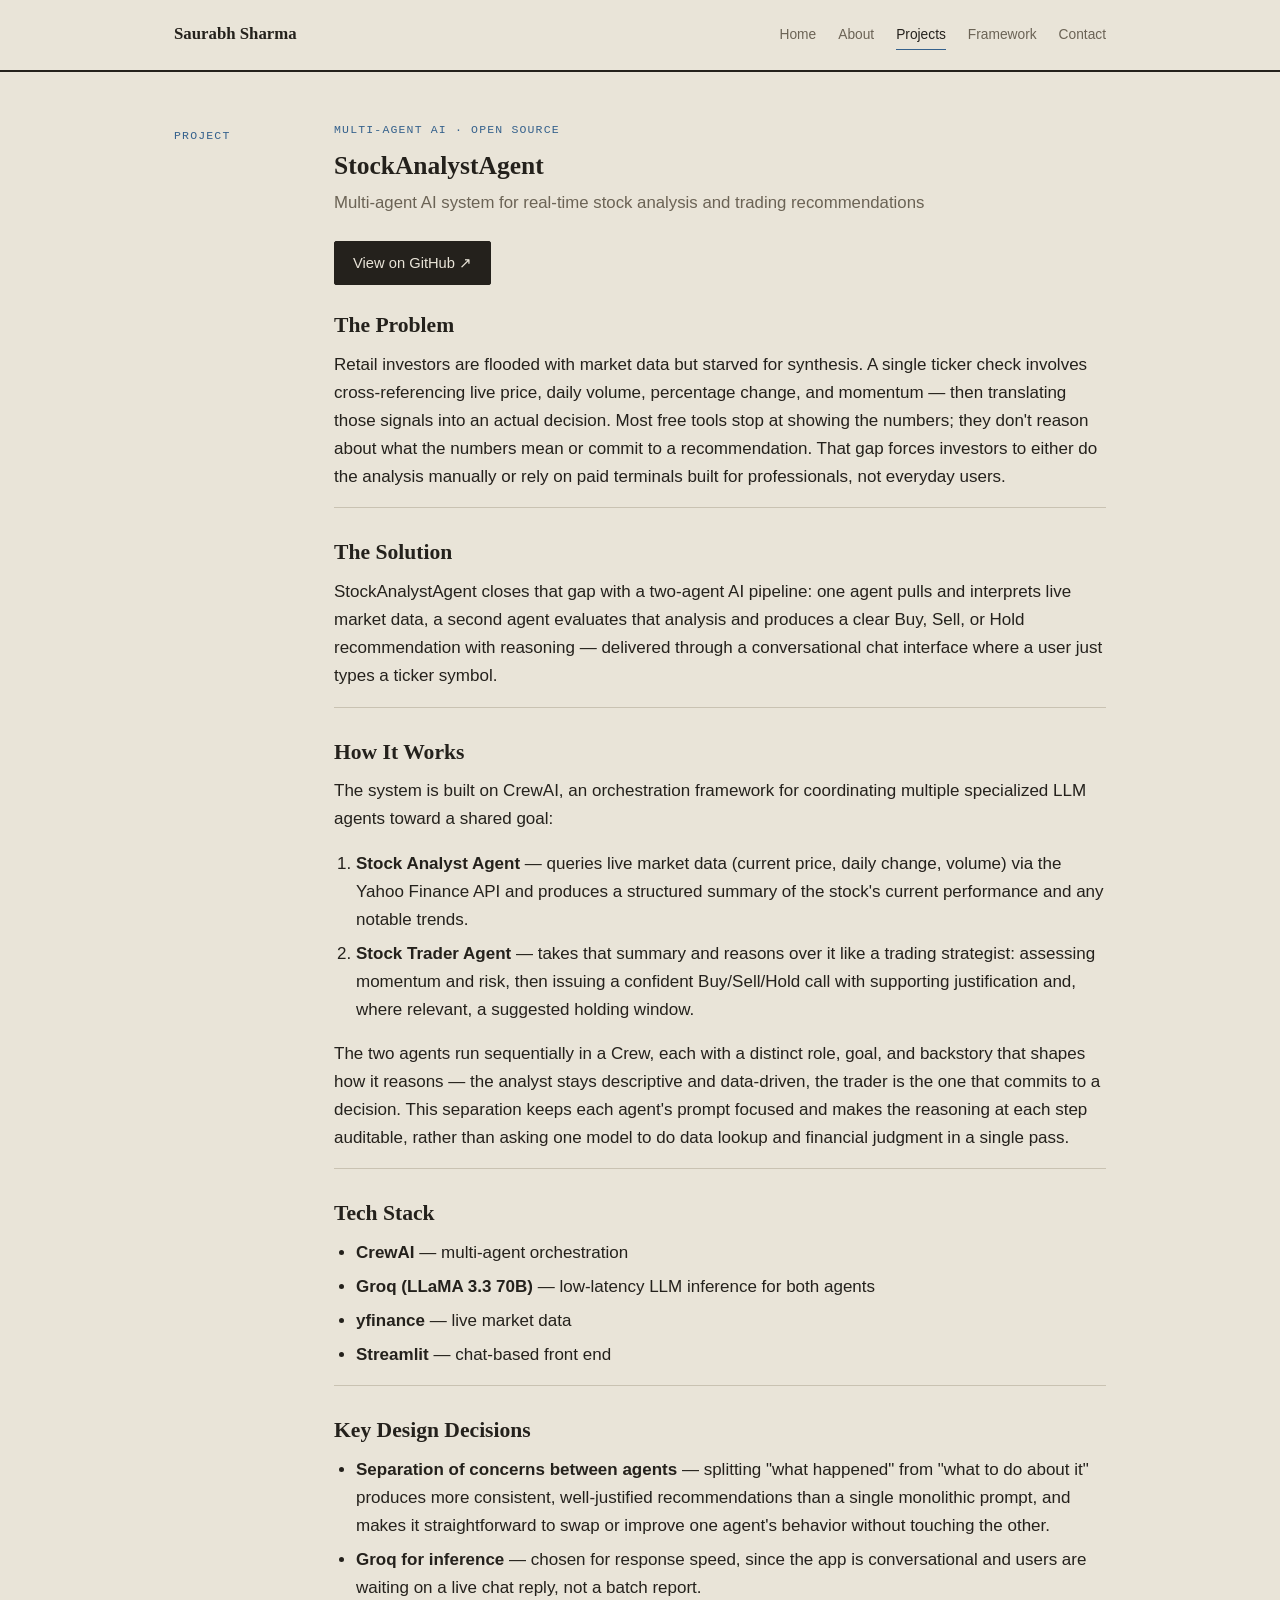
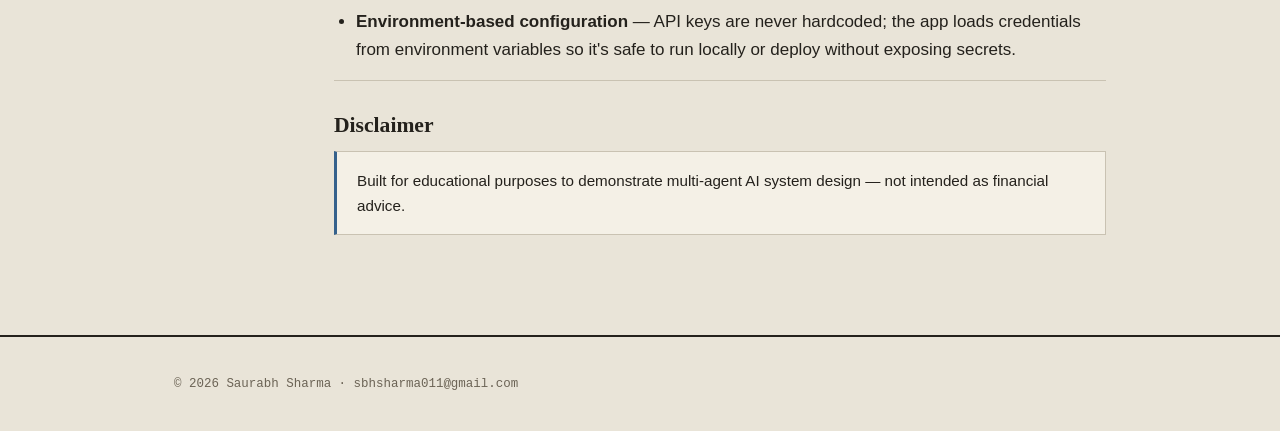
<file: projects/stock-analyst.html>
<!doctype html>
<html lang="en">
<head>
<meta charset="utf-8">
<meta name="viewport" content="width=device-width, initial-scale=1">
<title>StockAnalystAgent — Saurabh Sharma</title>
<meta name="description" content="A two-agent AI pipeline for real-time stock analysis and trading recommendations, built on CrewAI.">
<link rel="stylesheet" href="../assets/css/style.css">
</head>
<body>

<header class="site-header">
  <div class="container header-inner">
    <a href="../index.html" class="logo">Saurabh Sharma</a>
    <nav class="site-nav">
      <a href="../index.html">Home</a>
      <a href="../about.html">About</a>
      <a href="index.html" class="active">Projects</a>
      <a href="../framework.html">Framework</a>
      <a href="../contact.html">Contact</a>
    </nav>
  </div>
</header>

<main>
  <div class="page-grid">
    <aside class="rail"><span class="rail-label">Project</span></aside>
    <div class="content">
    <article>
      <p class="eyebrow">Multi-Agent AI · Open Source</p>
      <h1>StockAnalystAgent</h1>
      <p class="subhead">Multi-agent AI system for real-time stock analysis and trading recommendations</p>

      <div class="cta-row" style="margin-bottom:28px;">
        <a href="https://github.com/sbhsharma011/StockAnalystAgent" class="btn btn-primary" target="_blank" rel="noopener">View on GitHub ↗</a>
      </div>

      <h2>The Problem</h2>
      <p>
        Retail investors are flooded with market data but starved for synthesis. A single
        ticker check involves cross-referencing live price, daily volume, percentage
        change, and momentum — then translating those signals into an actual decision.
        Most free tools stop at showing the numbers; they don't reason about what the
        numbers mean or commit to a recommendation. That gap forces investors to either do
        the analysis manually or rely on paid terminals built for professionals, not
        everyday users.
      </p>

      <h2>The Solution</h2>
      <p>
        StockAnalystAgent closes that gap with a two-agent AI pipeline: one agent pulls and
        interprets live market data, a second agent evaluates that analysis and produces a
        clear Buy, Sell, or Hold recommendation with reasoning — delivered through a
        conversational chat interface where a user just types a ticker symbol.
      </p>

      <h2>How It Works</h2>
      <p>
        The system is built on CrewAI, an orchestration framework for coordinating
        multiple specialized LLM agents toward a shared goal:
      </p>
      <ol>
        <li><strong>Stock Analyst Agent</strong> — queries live market data (current price, daily change, volume) via the Yahoo Finance API and produces a structured summary of the stock's current performance and any notable trends.</li>
        <li><strong>Stock Trader Agent</strong> — takes that summary and reasons over it like a trading strategist: assessing momentum and risk, then issuing a confident Buy/Sell/Hold call with supporting justification and, where relevant, a suggested holding window.</li>
      </ol>
      <p>
        The two agents run sequentially in a Crew, each with a distinct role, goal, and
        backstory that shapes how it reasons — the analyst stays descriptive and
        data-driven, the trader is the one that commits to a decision. This separation
        keeps each agent's prompt focused and makes the reasoning at each step auditable,
        rather than asking one model to do data lookup and financial judgment in a single
        pass.
      </p>

      <h2>Tech Stack</h2>
      <ul>
        <li><strong>CrewAI</strong> — multi-agent orchestration</li>
        <li><strong>Groq (LLaMA 3.3 70B)</strong> — low-latency LLM inference for both agents</li>
        <li><strong>yfinance</strong> — live market data</li>
        <li><strong>Streamlit</strong> — chat-based front end</li>
      </ul>

      <h2>Key Design Decisions</h2>
      <ul>
        <li><strong>Separation of concerns between agents</strong> — splitting "what happened" from "what to do about it" produces more consistent, well-justified recommendations than a single monolithic prompt, and makes it straightforward to swap or improve one agent's behavior without touching the other.</li>
        <li><strong>Groq for inference</strong> — chosen for response speed, since the app is conversational and users are waiting on a live chat reply, not a batch report.</li>
        <li><strong>Environment-based configuration</strong> — API keys are never hardcoded; the app loads credentials from environment variables so it's safe to run locally or deploy without exposing secrets.</li>
      </ul>

      <h2>Disclaimer</h2>
      <div class="callout">
        <p style="margin-bottom:0">Built for educational purposes to demonstrate multi-agent AI system design — not intended as financial advice.</p>
      </div>

    </article>
    </div>
  </div>
</main>

<footer class="site-footer">
  <div class="container">
    <p>&copy; 2026 Saurabh Sharma · <a href="mailto:sbhsharma011@gmail.com">sbhsharma011@gmail.com</a></p>
  </div>
</footer>

</body>
</html>
</file>
<file: assets/css/style.css>
/* ============================================================
   Program Log — a status-report / decision-log visual system.
   Light: warm ivory ledger. Dark: warm ink ledger, same accent family.
   ============================================================ */

:root {
  --bg: #e9e4d8;
  --surface: #f4f0e6;
  --ink: #24211c;
  --muted: #6b6355;
  --accent: #35618c;
  --accent-strong: #24486b;
  --live: #4f8f5c;
  --flag: #a14b3a;
  --rule: #c9c2b2;

  --max-width: 980px;
  --rail-width: 120px;
  --font-serif: ui-serif, Georgia, "Iowan Old Style", "Times New Roman", serif;
  --font-sans: -apple-system, BlinkMacSystemFont, "Segoe UI", Helvetica, Arial, sans-serif;
  --font-mono: ui-monospace, "SF Mono", Menlo, Consolas, "Liberation Mono", monospace;
}

@media (prefers-color-scheme: dark) {
  :root {
    --bg: #1a1712;
    --surface: #221e17;
    --ink: #ece7d9;
    --muted: #a39a86;
    --accent: #7fb0d6;
    --accent-strong: #a3c8e6;
    --live: #6fbf80;
    --flag: #d08069;
    --rule: #3a352a;
  }
}

/* ---- reset ---- */
* { box-sizing: border-box; }
html { -webkit-text-size-adjust: 100%; }
body {
  margin: 0;
  background: var(--bg);
  color: var(--ink);
  font-family: var(--font-sans);
  font-size: 17px;
  line-height: 1.65;
  -webkit-font-smoothing: antialiased;
}
img { max-width: 100%; display: block; }
a { color: var(--accent); text-decoration: none; }
a:hover { text-decoration: underline; }
a:focus-visible, button:focus-visible {
  outline: 2px solid var(--accent);
  outline-offset: 2px;
}
h1, h2, h3, h4 {
  font-family: var(--font-serif);
  font-weight: 600;
  line-height: 1.2;
  text-wrap: balance;
  margin: 0 0 16px;
}
code, pre {
  font-family: var(--font-mono);
}
code {
  background: var(--surface);
  border: 1px solid var(--rule);
  padding: 0.15em 0.4em;
  border-radius: 2px;
  font-size: 0.88em;
}

/* ---- layout shells ---- */
.container {
  max-width: var(--max-width);
  margin: 0 auto;
  padding: 0 24px;
}

/* two-column ledger grid: narrow rail + reading column */
.page-grid {
  max-width: var(--max-width);
  margin: 0 auto;
  padding: 0 24px;
  display: grid;
  grid-template-columns: var(--rail-width) 1fr;
  gap: 40px;
}
.rail {
  font-family: var(--font-mono);
  font-size: 0.7rem;
  letter-spacing: 0.08em;
  text-transform: uppercase;
  color: var(--muted);
  padding-top: 6px;
}
.rail .rail-label {
  color: var(--accent);
}
.rail nav.toc {
  margin-top: 28px;
  display: flex;
  flex-direction: column;
  gap: 10px;
  text-transform: none;
  letter-spacing: normal;
  font-size: 0.72rem;
  line-height: 1.5;
  border-top: 1px solid var(--rule);
  padding-top: 16px;
}
.rail nav.toc a { color: var(--muted); }
.rail nav.toc a:hover { color: var(--accent); text-decoration: none; }
.content { min-width: 0; }

@media (min-width: 761px) {
  .rail { position: sticky; top: 24px; align-self: start; }
}
@media (max-width: 760px) {
  .page-grid { grid-template-columns: 1fr; gap: 6px; }
  .rail nav.toc { display: none; }
}

/* ---- header / nav ---- */
.site-header {
  border-bottom: 2px solid var(--ink);
  background: var(--bg);
}
.header-inner {
  display: flex;
  align-items: baseline;
  justify-content: space-between;
  padding-top: 20px;
  padding-bottom: 20px;
  gap: 16px;
  flex-wrap: wrap;
}
.logo {
  font-family: var(--font-serif);
  font-weight: 600;
  color: var(--ink);
  font-size: 1.05rem;
}
.logo:hover { text-decoration: none; color: var(--accent); }
.site-nav {
  display: flex;
  gap: 22px;
  font-size: 0.86rem;
}
.site-nav a {
  color: var(--muted);
}
.site-nav a:hover { color: var(--ink); text-decoration: none; }
.site-nav a.active {
  color: var(--ink);
  border-bottom: 1px solid var(--accent);
  padding-bottom: 2px;
}

/* ---- main / sections ---- */
main { padding: 48px 0 80px; }
section + section { margin-top: 48px; }

.eyebrow, .rail-label {
  font-family: var(--font-mono);
  font-size: 0.72rem;
  color: var(--accent);
  text-transform: uppercase;
  letter-spacing: 0.1em;
  margin: 0 0 12px;
}

/* ---- hero (index) ---- */
.hero h1 {
  font-size: clamp(1.9rem, 4vw, 2.5rem);
  margin: 0 0 16px;
}
.hero p.lede {
  font-size: 1.12rem;
  color: var(--muted);
  max-width: 58ch;
  margin: 0 0 28px;
}
.cta-row {
  display: flex;
  gap: 12px;
  flex-wrap: wrap;
}
.btn {
  display: inline-block;
  padding: 9px 18px;
  border-radius: 2px;
  font-size: 0.92rem;
  font-weight: 500;
  border: 1px solid var(--ink);
  font-family: var(--font-sans);
}
.btn:hover { text-decoration: none; }
.btn-primary {
  background: var(--ink);
  color: var(--bg);
}
.btn-primary:hover { background: var(--accent-strong); border-color: var(--accent-strong); }
.btn-secondary {
  color: var(--ink);
  background: transparent;
  border-color: var(--rule);
}
.btn-secondary:hover { border-color: var(--accent); color: var(--accent); }

/* ---- cards (project list) ---- */
.card-grid {
  display: grid;
  gap: 16px;
}
.card {
  display: block;
  padding: 20px 22px;
  background: var(--surface);
  border: 1px solid var(--rule);
  border-left: 3px solid var(--accent);
  transition: border-color 0.15s ease;
}
.card:hover { border-left-color: var(--accent-strong); text-decoration: none; }
.card h3 {
  margin: 0 0 6px;
  color: var(--ink);
  font-size: 1.15rem;
}
.card p {
  margin: 0 0 10px;
  color: var(--muted);
  font-size: 0.95rem;
  font-family: var(--font-sans);
}
.card .tags {
  display: flex;
  gap: 8px;
  flex-wrap: wrap;
}
.tag {
  font-family: var(--font-mono);
  font-size: 0.7rem;
  text-transform: uppercase;
  letter-spacing: 0.04em;
  color: var(--muted);
  border: 1px solid var(--rule);
  padding: 2px 8px;
}

/* ---- metrics strip (ledger stats) ---- */
.metrics {
  display: flex;
  flex-wrap: wrap;
  gap: 0;
  border-top: 1px solid var(--ink);
  border-bottom: 1px solid var(--rule);
  margin: 28px 0;
}
.metric {
  flex: 1 1 160px;
  padding: 16px 24px 16px 0;
  margin-right: 24px;
  border-right: 1px solid var(--rule);
}
.metric:last-child { border-right: none; margin-right: 0; }
.metric .value {
  font-family: var(--font-mono);
  font-size: 1.3rem;
  color: var(--ink);
  font-weight: 600;
  font-variant-numeric: tabular-nums;
}
.metric .label {
  font-size: 0.76rem;
  color: var(--muted);
  margin-top: 4px;
}

/* ---- status stamp ---- */
.stamp {
  display: inline-flex;
  align-items: center;
  gap: 7px;
  font-family: var(--font-mono);
  font-size: 0.72rem;
  letter-spacing: 0.06em;
  text-transform: uppercase;
  color: var(--live);
  border: 1px solid var(--live);
  padding: 4px 10px;
  margin: 0 0 20px;
}
.stamp::before {
  content: "";
  width: 6px;
  height: 6px;
  border-radius: 50%;
  background: var(--live);
}

/* ---- article / project detail ---- */
article h2 {
  font-size: 1.35rem;
  margin: 0 0 12px;
  padding-top: 8px;
  border-top: 1px solid var(--rule);
  padding-top: 32px;
  margin-top: 8px;
}
article h2:first-of-type { border-top: none; padding-top: 0; margin-top: 0; }
article h3 { font-size: 1.08rem; margin: 24px 0 10px; }
article p { margin: 0 0 16px; color: var(--ink); }
article ul, article ol { margin: 0 0 16px; padding-left: 22px; }
article li { margin-bottom: 6px; }
.subhead {
  font-family: var(--font-sans);
  color: var(--muted);
  font-size: 1.05rem;
  margin: -8px 0 24px;
}

.callout {
  background: var(--surface);
  border: 1px solid var(--rule);
  border-left: 3px solid var(--accent);
  border-radius: 0;
  padding: 16px 20px;
  margin: 0 0 20px;
  font-size: 0.95rem;
}
.callout-todo {
  border-left-color: var(--flag);
}
.callout-todo .eyebrow { color: var(--flag); }

.diagram {
  background: var(--surface);
  border: 1px solid var(--rule);
  padding: 20px;
  overflow-x: auto;
  font-family: var(--font-mono);
  font-size: 0.85rem;
  color: var(--muted);
  white-space: pre;
  line-height: 1.5;
}

table {
  width: 100%;
  border-collapse: collapse;
  margin: 0 0 20px;
  font-size: 0.92rem;
}
th, td {
  text-align: left;
  padding: 9px 12px;
  border-bottom: 1px solid var(--rule);
}
th {
  color: var(--muted);
  font-weight: 600;
  font-family: var(--font-mono);
  font-size: 0.72rem;
  text-transform: uppercase;
  letter-spacing: 0.05em;
  border-bottom: 1px solid var(--ink);
}

/* ---- placeholder page ---- */
.placeholder-notice {
  color: var(--muted);
  border: 1px dashed var(--rule);
  border-radius: 0;
  padding: 24px;
  font-size: 0.95rem;
}

/* ---- footer ---- */
.site-footer {
  border-top: 2px solid var(--ink);
  padding: 24px 0;
  color: var(--muted);
  font-family: var(--font-mono);
  font-size: 0.78rem;
}
.site-footer a { color: var(--muted); }
.site-footer a:hover { color: var(--accent); }

@media (max-width: 560px) {
  body { font-size: 16px; }
  main { padding: 36px 0 60px; }
  .metric { flex: 1 1 100%; border-right: none; margin-right: 0; padding-right: 0; border-bottom: 1px solid var(--rule); padding-bottom: 14px; margin-bottom: 14px; }
  .metric:last-child { border-bottom: none; margin-bottom: 0; padding-bottom: 0; }
}
</file>
